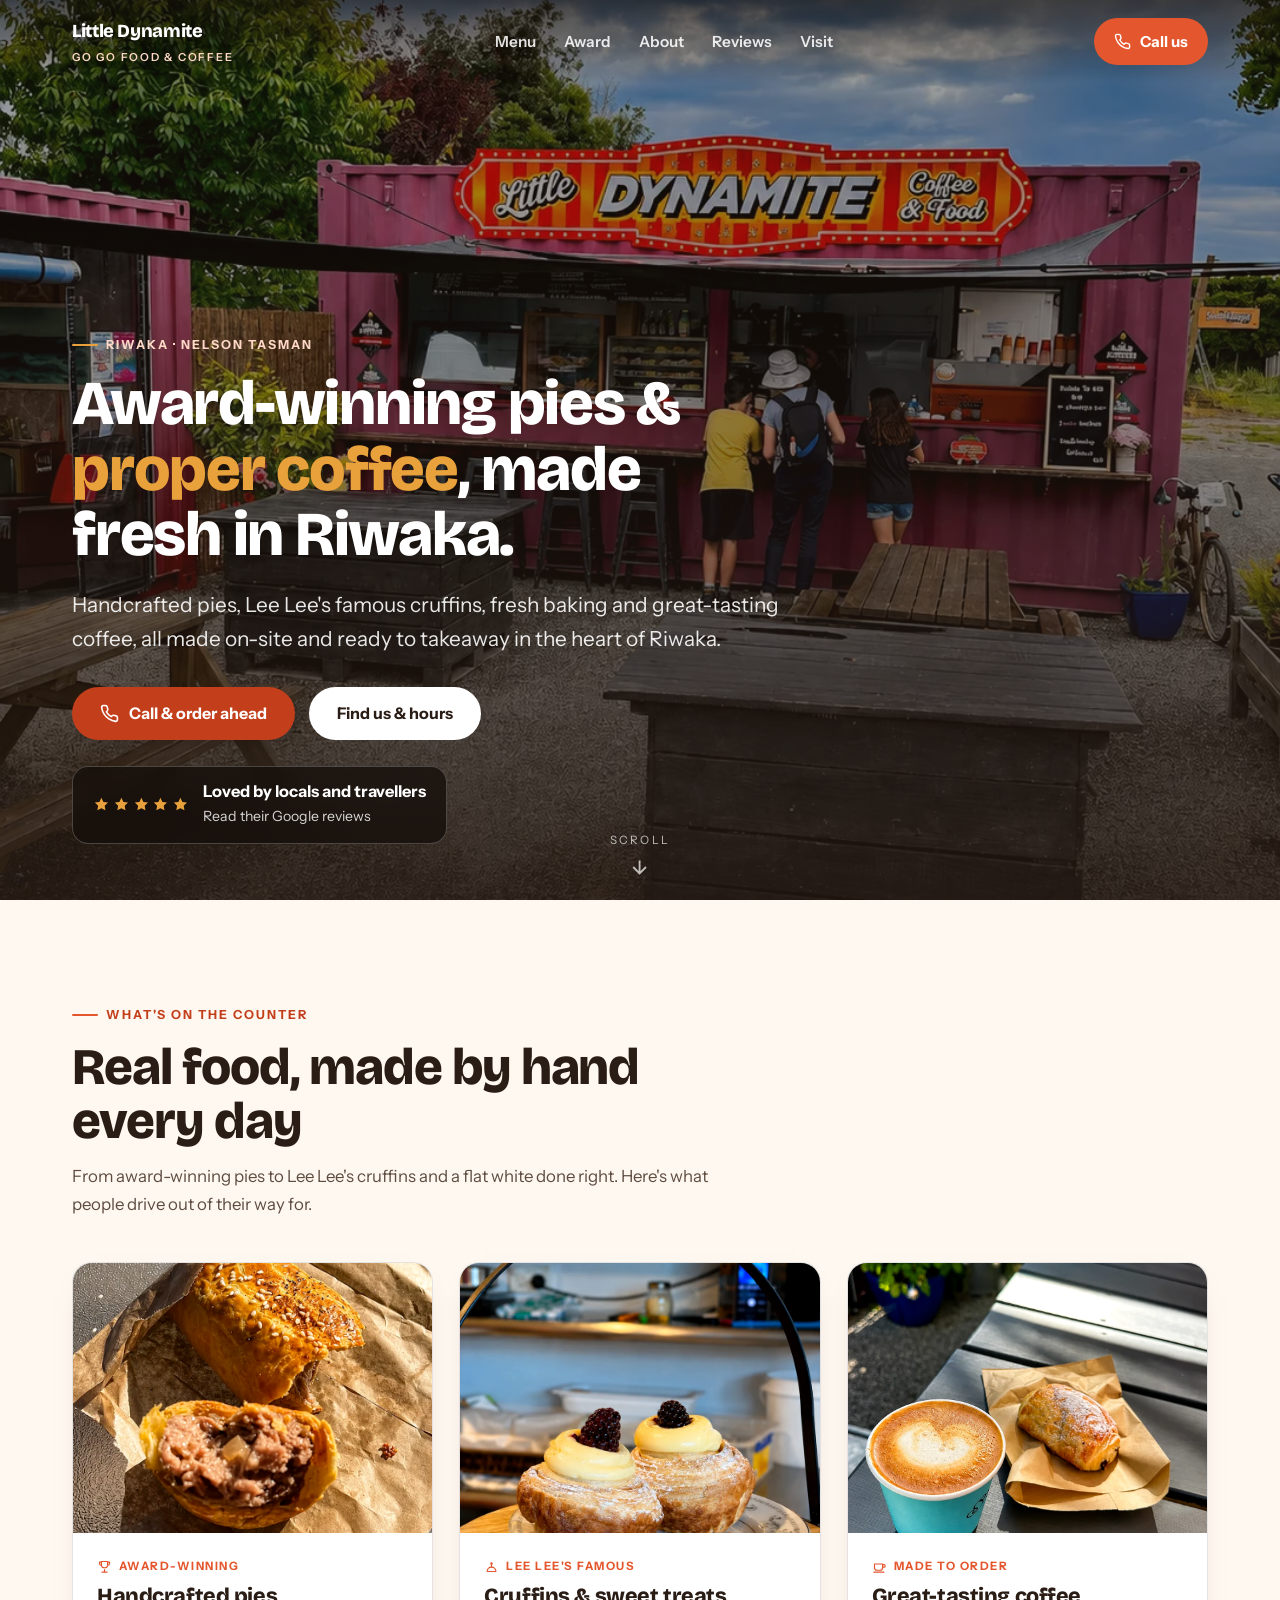
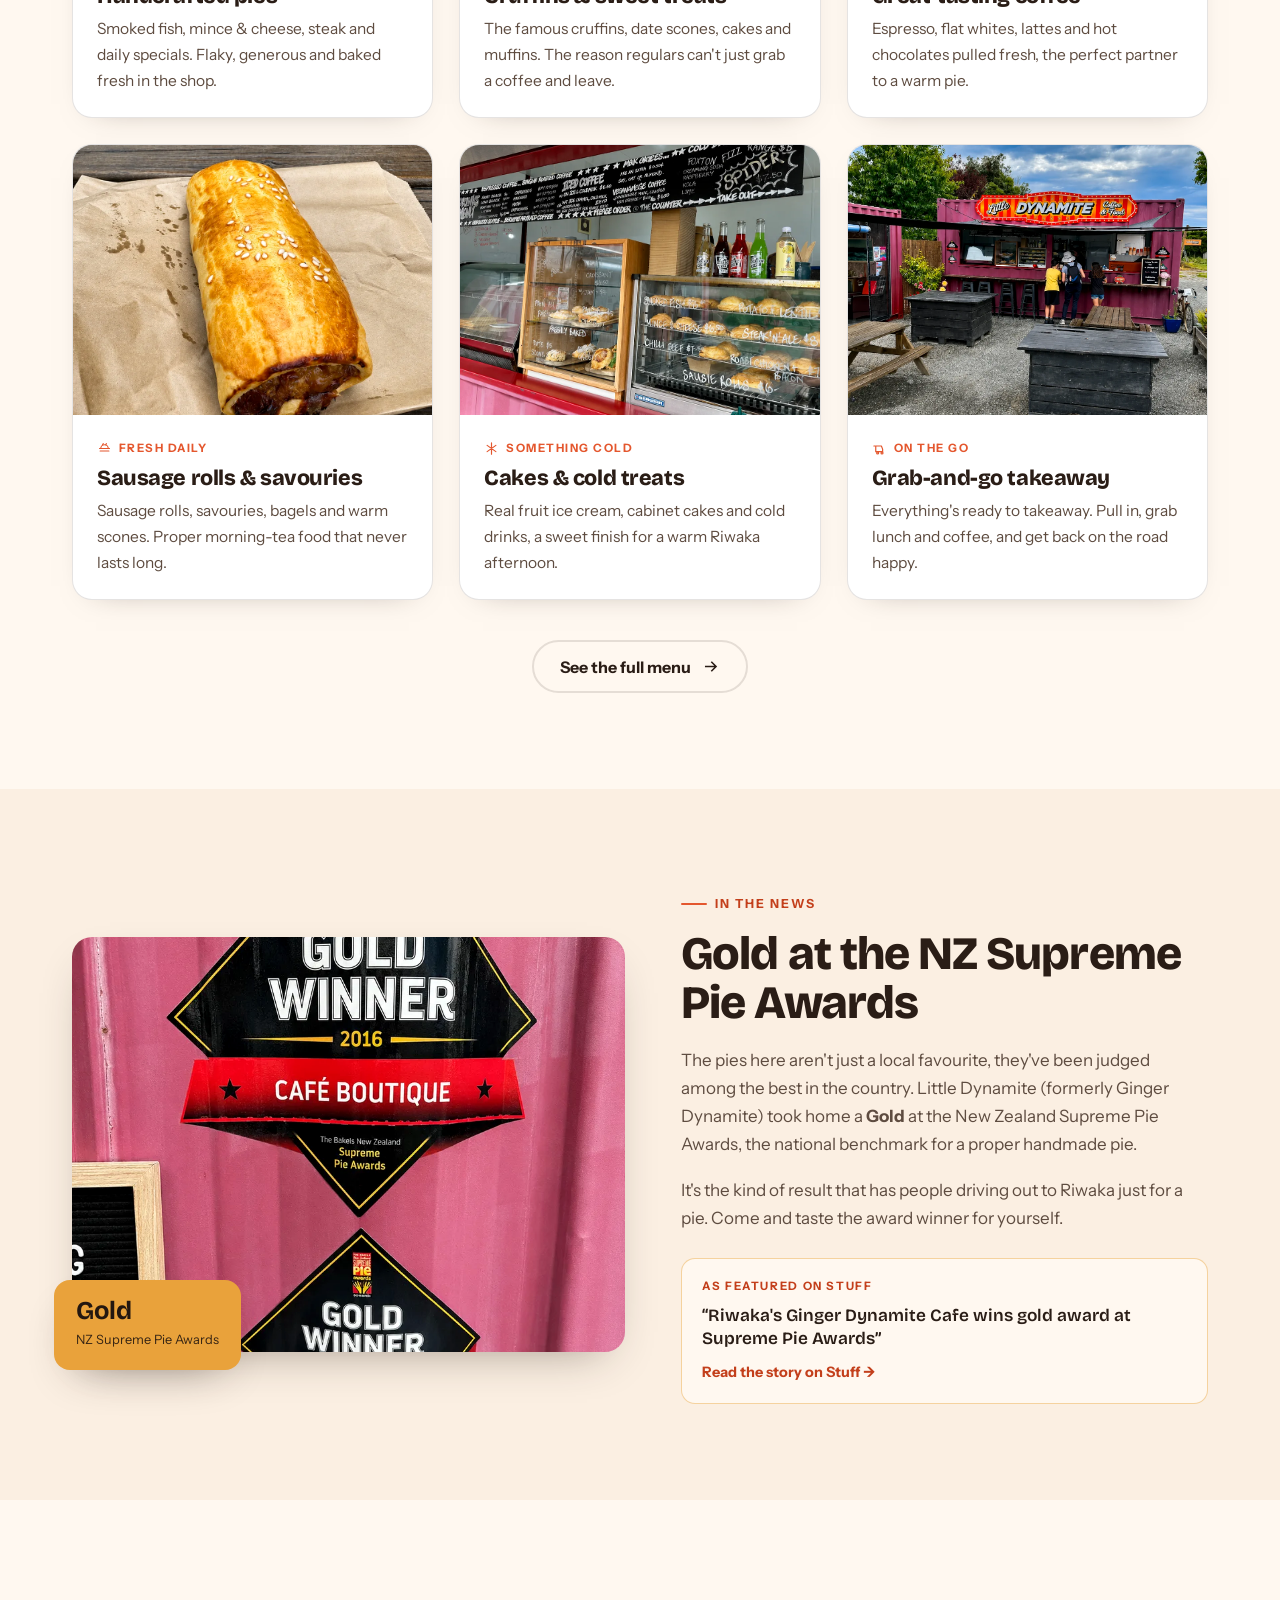
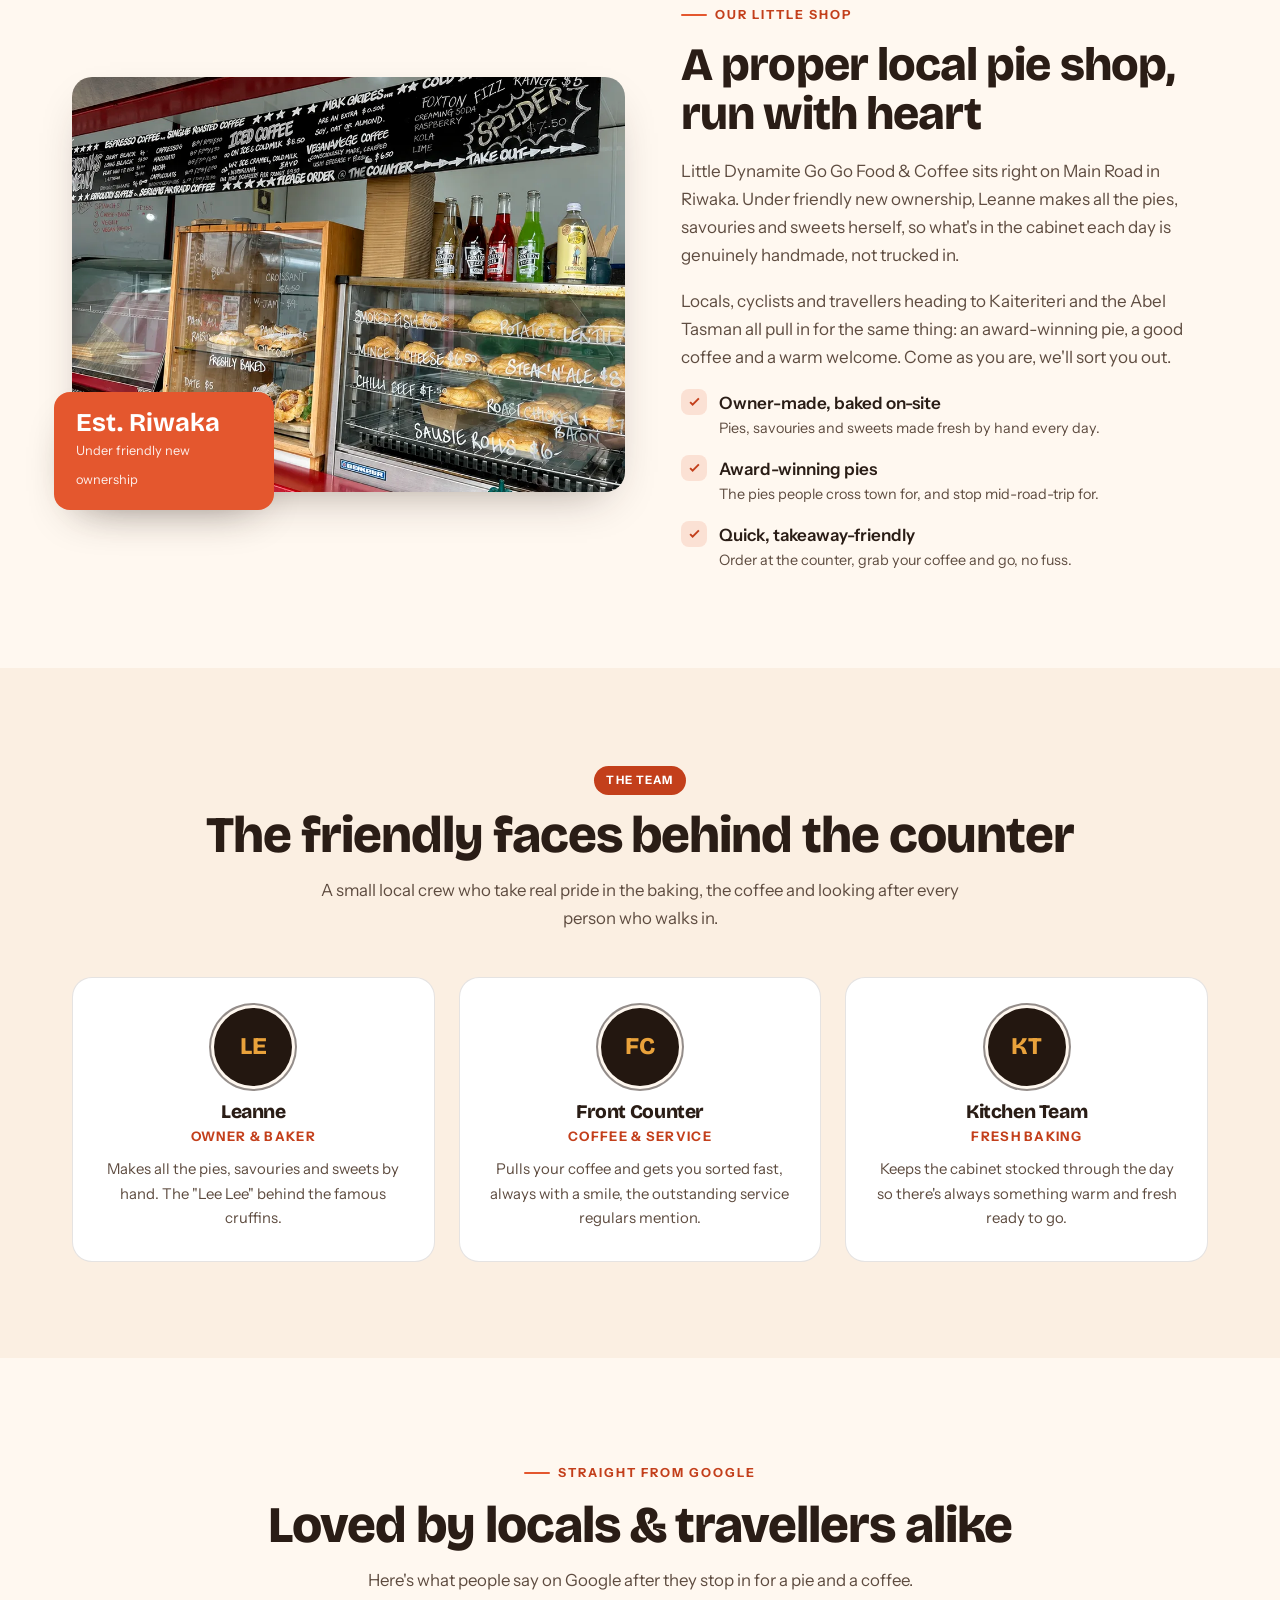
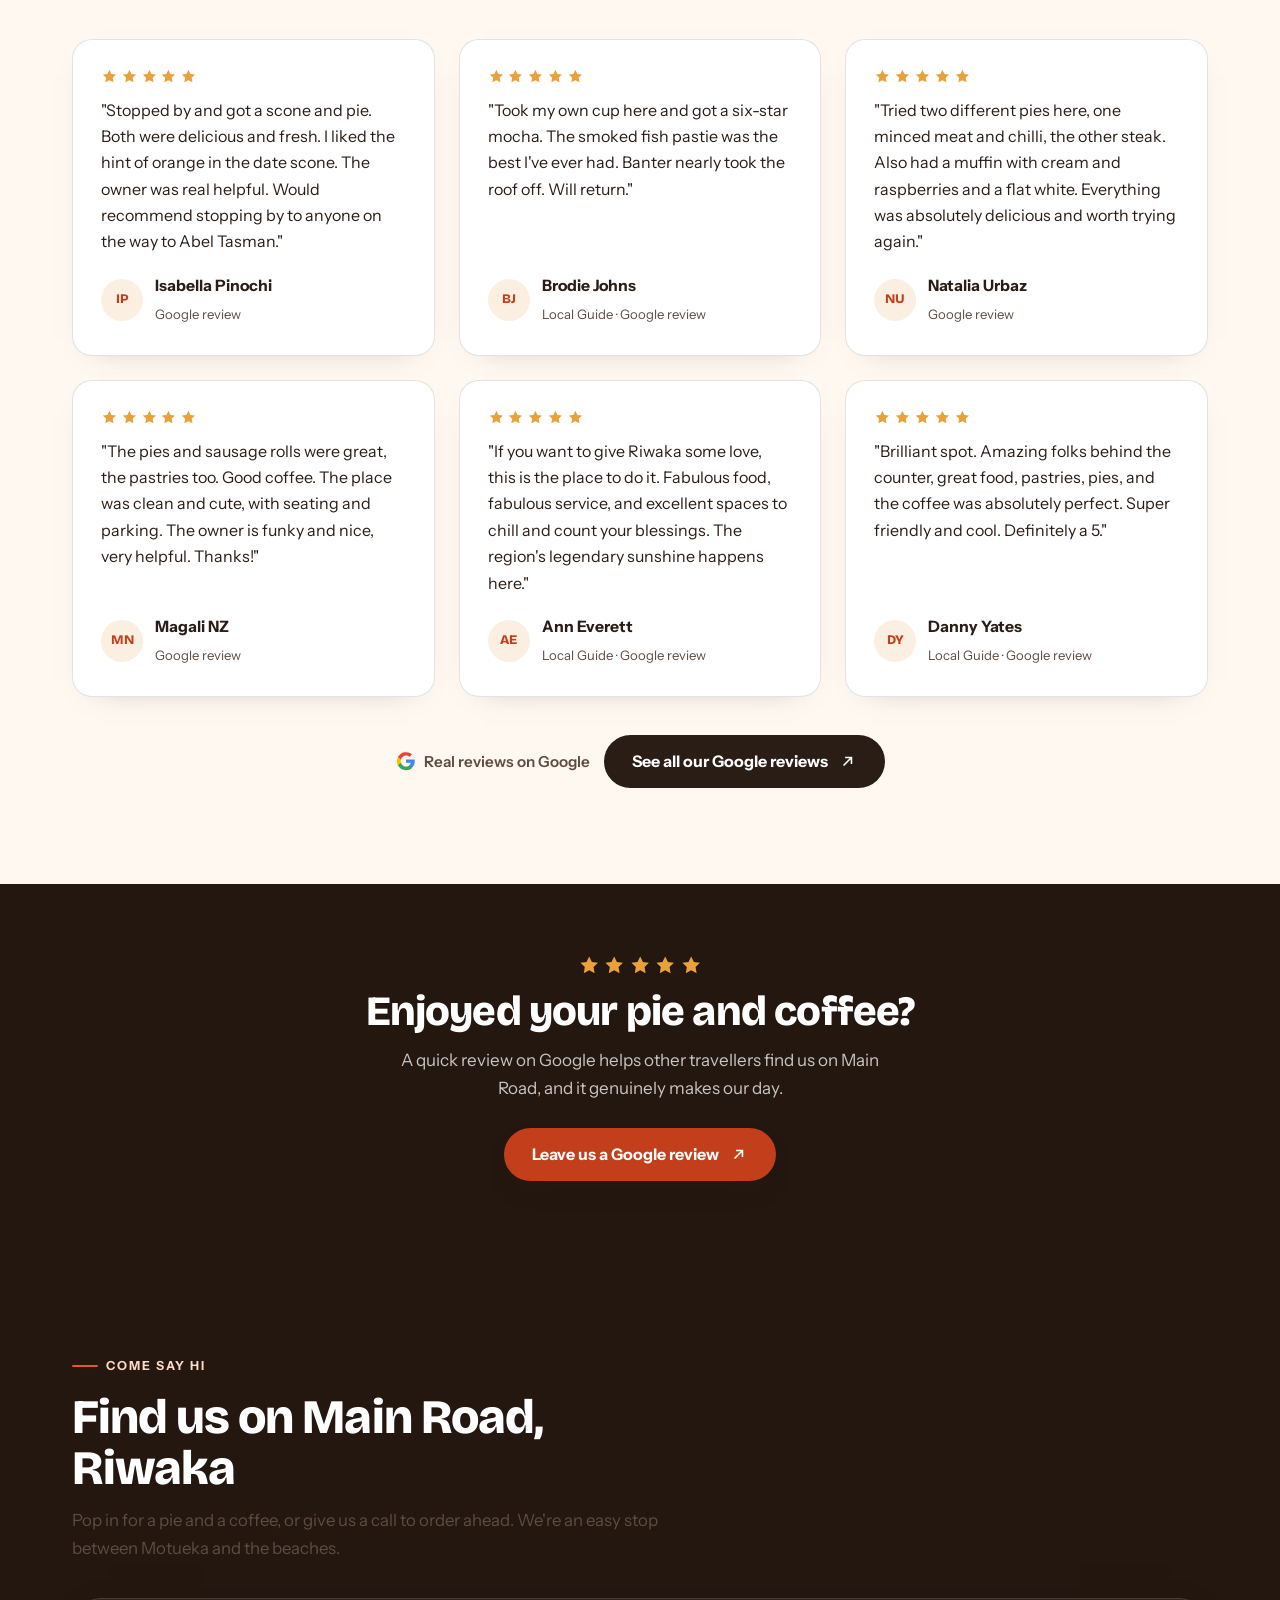
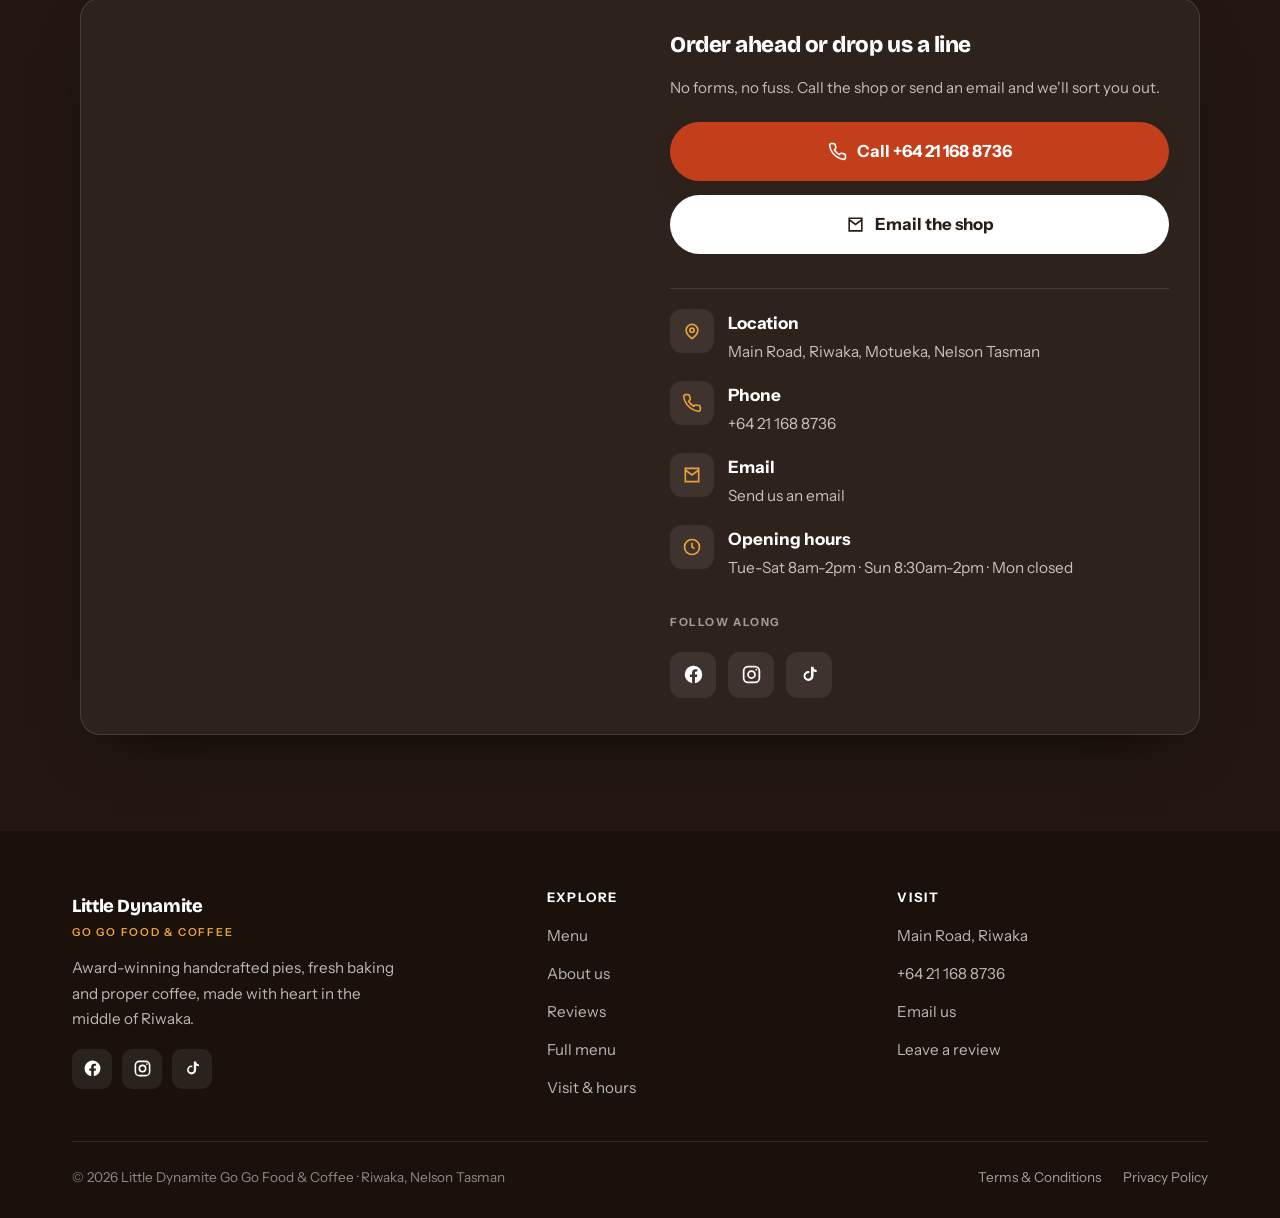
<file: index.html>
<!DOCTYPE html>
<html lang="en-NZ">
<head>
<meta charset="UTF-8">
<meta name="viewport" content="width=device-width, initial-scale=1">
<title>Little Dynamite Go Go Food &amp; Coffee | Café &amp; Pie Shop, Riwaka</title>
<meta name="description" content="Award-winning handcrafted pies, fresh baking and great coffee to takeaway in the heart of Riwaka. Little Dynamite Go Go Food & Coffee, open Tuesday to Sunday.">
<meta name="theme-color" content="#231710">
<link rel="canonical" href="https://little-dynamite-go-go-food-coffee-d.vercel.app/">
<meta property="og:title" content="Little Dynamite Go Go Food & Coffee, Riwaka">
<meta property="og:description" content="Award-winning handcrafted pies, fresh baking and proper coffee in the heart of Riwaka.">
<meta property="og:type" content="restaurant.restaurant">
<meta property="og:image" content="https://little-dynamite-go-go-food-coffee-d.vercel.app/img/og.jpg">
<link rel="icon" href="data:image/svg+xml,%3Csvg xmlns='http://www.w3.org/2000/svg' viewBox='0 0 32 32'%3E%3Crect width='32' height='32' rx='8' fill='%23E4572E'/%3E%3Cpath d='M16 5c-1 3-4 4-4 8a4 4 0 108 0c0-4-3-5-4-8z' fill='%23fff'/%3E%3Cpath d='M16 20l-1.5 6h3z' fill='%23E9A23B'/%3E%3C/svg%3E">
<link rel="preconnect" href="https://fonts.googleapis.com">
<link rel="preconnect" href="https://fonts.gstatic.com" crossorigin>
<link href="https://fonts.googleapis.com/css2?family=Bricolage+Grotesque:opsz,wght@12..96,600;12..96,700;12..96,800&family=Instrument+Sans:wght@400;500;600;700&display=swap" rel="stylesheet">
<link rel="stylesheet" href="style.css">
</head>
<body>

<!-- INTRO -->
<div id="intro"><div class="il">
  <b>Little Dynamite</b><small>Riwaka · Food &amp; Coffee</small>
</div></div>

<!-- NAV -->
<header class="nav">
  <div class="wrap nav-inner">
    <a href="index.html" class="brand">
      <span>Little Dynamite<small>Go Go Food &amp; Coffee</small></span>
    </a>
    <nav class="nav-links">
      <a class="lnk" href="#menu">Menu</a>
      <a class="lnk" href="#award">Award</a>
      <a class="lnk" href="#about">About</a>
      <a class="lnk" href="#reviews">Reviews</a>
      <a class="lnk" href="#visit">Visit</a>
    </nav>
    <div class="nav-cta">
      <a class="nav-call" href="tel:+64211688736">
        <svg viewBox="0 0 24 24" fill="none" stroke="currentColor" stroke-width="2"><path d="M22 16.9v3a2 2 0 01-2.2 2 19.8 19.8 0 01-8.6-3.1 19.5 19.5 0 01-6-6A19.8 19.8 0 012.1 4.2 2 2 0 014.1 2h3a2 2 0 012 1.7c.1.9.4 1.8.7 2.7a2 2 0 01-.5 2.1L8.1 9.9a16 16 0 006 6l1.4-1.2a2 2 0 012.1-.4c.9.3 1.8.6 2.7.7a2 2 0 011.7 2z"/></svg>
        <span>Call us</span>
      </a>
      <button class="burger" id="burger" aria-label="Menu"><svg viewBox="0 0 24 24" fill="none" stroke="currentColor" stroke-width="2"><path d="M3 6h18M3 12h18M3 18h18"/></svg></button>
    </div>
  </div>
</header>
<div class="mobile-menu" id="mobileMenu">
  <a href="#menu">Menu</a>
  <a href="#award">Award</a>
  <a href="#about">About</a>
  <a href="#reviews">Reviews</a>
  <a href="#visit">Visit</a>
  <a href="menu.html">Full Menu</a>
</div>

<!-- HERO -->
<section class="hero" id="top">
  <div class="hero-slides">
    <img class="hero-slide on" src="img/exterior.webp" alt="Little Dynamite Go Go Food and Coffee on Main Road, Riwaka" width="1800" height="1200" fetchpriority="high" decoding="async">
    <img class="hero-slide" src="img/pie.webp" alt="Golden handcrafted pie fresh from the oven" width="1800" height="1200" loading="lazy" decoding="async">
    <img class="hero-slide" src="img/coffee.webp" alt="Flat white poured at the counter" width="1800" height="1200" loading="lazy" decoding="async">
  </div>
  <div class="wrap hero-content">
    <span class="eyebrow hero-eye">Riwaka · Nelson Tasman</span>
    <h1>Award-winning pies &amp; <span class="hl">proper coffee</span>, made fresh in Riwaka.</h1>
    <p class="lede">Handcrafted pies, Lee Lee's famous cruffins, fresh baking and great-tasting coffee, all made on-site and ready to takeaway in the heart of Riwaka.</p>
    <div class="hero-cta">
      <a class="btn btn-primary" href="tel:+64211688736">
        <svg viewBox="0 0 24 24" fill="none" stroke="currentColor" stroke-width="2"><path d="M22 16.9v3a2 2 0 01-2.2 2 19.8 19.8 0 01-8.6-3.1 19.5 19.5 0 01-6-6A19.8 19.8 0 012.1 4.2 2 2 0 014.1 2h3a2 2 0 012 1.7c.1.9.4 1.8.7 2.7a2 2 0 01-.5 2.1L8.1 9.9a16 16 0 006 6l1.4-1.2a2 2 0 012.1-.4c.9.3 1.8.6 2.7.7a2 2 0 011.7 2z"/></svg>
        Call &amp; order ahead
      </a>
      <a class="btn btn-light" href="#visit">Find us &amp; hours</a>
    </div>
    <a class="rating-badge" href="#reviews">
      <span class="stars"><svg viewBox="0 0 24 24" fill="currentColor" aria-hidden="true"><path d="M12 2.6l2.9 5.9 6.5.9-4.7 4.6 1.1 6.5-5.8-3-5.8 3 1.1-6.5-4.7-4.6 6.5-.9z"/></svg><svg viewBox="0 0 24 24" fill="currentColor" aria-hidden="true"><path d="M12 2.6l2.9 5.9 6.5.9-4.7 4.6 1.1 6.5-5.8-3-5.8 3 1.1-6.5-4.7-4.6 6.5-.9z"/></svg><svg viewBox="0 0 24 24" fill="currentColor" aria-hidden="true"><path d="M12 2.6l2.9 5.9 6.5.9-4.7 4.6 1.1 6.5-5.8-3-5.8 3 1.1-6.5-4.7-4.6 6.5-.9z"/></svg><svg viewBox="0 0 24 24" fill="currentColor" aria-hidden="true"><path d="M12 2.6l2.9 5.9 6.5.9-4.7 4.6 1.1 6.5-5.8-3-5.8 3 1.1-6.5-4.7-4.6 6.5-.9z"/></svg><svg viewBox="0 0 24 24" fill="currentColor" aria-hidden="true"><path d="M12 2.6l2.9 5.9 6.5.9-4.7 4.6 1.1 6.5-5.8-3-5.8 3 1.1-6.5-4.7-4.6 6.5-.9z"/></svg></span>
      <div><b>Loved by locals and travellers</b><span>Read their Google reviews</span></div>
    </a>
  </div>
  <a href="#menu" class="scroll-hint">Scroll<svg viewBox="0 0 24 24" fill="none" stroke="currentColor" stroke-width="2"><path d="M12 5v14M19 12l-7 7-7-7"/></svg></a>
</section>

<!-- MENU / SERVICES -->
<section class="band band-cream" id="menu">
  <div class="wrap">
    <div class="sec-head reveal">
      <span class="eyebrow">What's on the counter</span>
      <h2>Real food, made by hand every day</h2>
      <p>From award-winning pies to Lee Lee's cruffins and a flat white done right. Here's what people drive out of their way for.</p>
    </div>
    <div class="cards">
      <article class="card reveal">
        <div class="ph"><img src="img/pie.webp" alt="A handcrafted pie broken open to show the filling" loading="lazy" width="800" height="600"></div>
        <div class="body"><div class="card-label"><svg viewBox="0 0 24 24" fill="none" stroke="currentColor" stroke-width="1.9" stroke-linecap="round" stroke-linejoin="round" aria-hidden="true"><path d="M8 21h8M12 17v4"/><path d="M7 4h10v5a5 5 0 0 1-10 0z"/><path d="M17 5h3v2a3 3 0 0 1-3 3M7 5H4v2a3 3 0 0 0 3 3"/></svg>Award-winning</div><h3>Handcrafted pies</h3><p>Smoked fish, mince &amp; cheese, steak and daily specials. Flaky, generous and baked fresh in the shop.</p></div>
      </article>
      <article class="card reveal">
        <div class="ph"><img src="img/scones.webp" alt="Two of Lee Lee's cruffins topped with cream and blackberries" loading="lazy" width="800" height="600"></div>
        <div class="body"><div class="card-label"><svg viewBox="0 0 24 24" fill="none" stroke="currentColor" stroke-width="1.9" stroke-linecap="round" stroke-linejoin="round" aria-hidden="true"><path d="M6 20h12"/><path d="M5 20a7 7 0 0 1 14 0"/><path d="M12 6c1.5 0 1.5 2 0 2s-1.5-2 0-2z"/><path d="M12 8v5"/></svg>Lee Lee's famous</div><h3>Cruffins &amp; sweet treats</h3><p>The famous cruffins, date scones, cakes and muffins. The reason regulars can't just grab a coffee and leave.</p></div>
      </article>
      <article class="card reveal">
        <div class="ph"><img src="img/coffee.webp" alt="A flat white and a pastry on a table outside the shop" loading="lazy" width="800" height="600"></div>
        <div class="body"><div class="card-label"><svg viewBox="0 0 24 24" fill="none" stroke="currentColor" stroke-width="1.9" stroke-linecap="round" stroke-linejoin="round" aria-hidden="true"><path d="M4 8h13v6a4 4 0 0 1-4 4H8a4 4 0 0 1-4-4z"/><path d="M17 9h2a2 2 0 0 1 0 4h-2"/><path d="M3 21h16"/></svg>Made to order</div><h3>Great-tasting coffee</h3><p>Espresso, flat whites, lattes and hot chocolates pulled fresh, the perfect partner to a warm pie.</p></div>
      </article>
      <article class="card reveal">
        <div class="ph"><img src="img/sausage-roll.webp" alt="A flaky sausage roll fresh out of the oven" loading="lazy" width="800" height="600"></div>
        <div class="body"><div class="card-label"><svg viewBox="0 0 24 24" fill="none" stroke="currentColor" stroke-width="1.9" stroke-linecap="round" stroke-linejoin="round" aria-hidden="true"><path d="M4 12h16"/><path d="M6 12a6 6 0 0 1 12 0"/><path d="M5 16h14"/><path d="M9 6c0-1 1-1 1-2M14 6c0-1 1-1 1-2"/></svg>Fresh daily</div><h3>Sausage rolls &amp; savouries</h3><p>Sausage rolls, savouries, bagels and warm scones. Proper morning-tea food that never lasts long.</p></div>
      </article>
      <article class="card reveal">
        <div class="ph"><img src="img/cabinet.webp" alt="The cabinet stocked with the day’s baking under the chalkboard menu" loading="lazy" width="800" height="600"></div>
        <div class="body"><div class="card-label"><svg viewBox="0 0 24 24" fill="none" stroke="currentColor" stroke-width="1.9" stroke-linecap="round" stroke-linejoin="round" aria-hidden="true"><path d="M12 3v18M5 7l14 10M19 7L5 17"/></svg>Something cold</div><h3>Cakes &amp; cold treats</h3><p>Real fruit ice cream, cabinet cakes and cold drinks, a sweet finish for a warm Riwaka afternoon.</p></div>
      </article>
      <article class="card reveal">
        <div class="ph"><img src="img/exterior.webp" alt="The Little Dynamite shopfront on Main Road, Riwaka" loading="lazy" width="800" height="600"></div>
        <div class="body"><div class="card-label"><svg viewBox="0 0 24 24" fill="none" stroke="currentColor" stroke-width="1.9" stroke-linecap="round" stroke-linejoin="round" aria-hidden="true"><path d="M6 8h9l2 5v4H6z"/><circle cx="9" cy="19" r="1.6"/><circle cx="16" cy="19" r="1.6"/><path d="M3 8h2"/></svg>On the go</div><h3>Grab-and-go takeaway</h3><p>Everything's ready to takeaway. Pull in, grab lunch and coffee, and get back on the road happy.</p></div>
      </article>
    </div>
    <div style="text-align:center;margin-top:40px" class="reveal">
      <a class="btn btn-ghost" href="menu.html">See the full menu
        <svg viewBox="0 0 24 24" fill="none" stroke="currentColor" stroke-width="2"><path d="M5 12h14M13 6l6 6-6 6"/></svg></a>
    </div>
  </div>
</section>

<!-- AWARD -->
<section class="band band-bone" id="award">
  <div class="wrap split">
    <div class="about-media reveal">
      <img src="img/gold.webp" alt="Little Dynamite, Gold winner at the New Zealand Supreme Pie Awards">
      <div class="corner gold"><b>Gold</b><span>NZ Supreme Pie Awards</span></div>
    </div>
    <div class="about-copy reveal">
      <span class="eyebrow">In the news</span>
      <h2 style="font-size:clamp(1.9rem,4.6vw,2.9rem);margin-bottom:18px">Gold at the NZ Supreme Pie Awards</h2>
      <p>The pies here aren't just a local favourite, they've been judged among the best in the country. Little Dynamite (formerly Ginger Dynamite) took home a <strong>Gold</strong> at the New Zealand Supreme Pie Awards, the national benchmark for a proper handmade pie.</p>
      <p>It's the kind of result that has people driving out to Riwaka just for a pie. Come and taste the award winner for yourself.</p>
      <a class="press-cite" href="https://www.stuff.co.nz/life-style/food-wine/food-news/82521080/riwakas-ginger-dynamite-cafe-wins-gold-award-at-supreme-pie-awards" target="_blank" rel="noopener">
        <span class="press-src">As featured on Stuff</span>
        <span class="press-head">&ldquo;Riwaka's Ginger Dynamite Cafe wins gold award at Supreme Pie Awards&rdquo;</span>
        <span class="press-link">Read the story on Stuff &rarr;</span>
      </a>
    </div>
  </div>
</section>

<!-- ABOUT -->
<section class="band band-cream" id="about">
  <div class="wrap split">
    <div class="about-media reveal">
      <img src="img/cabinet.webp" alt="Inside the shop: the cabinet and chalkboard menu">
      <div class="corner"><b>Est. Riwaka</b><span>Under friendly new ownership</span></div>
    </div>
    <div class="about-copy reveal">
      <span class="eyebrow">Our little shop</span>
      <h2 style="font-size:clamp(1.9rem,4.6vw,2.9rem);margin-bottom:18px">A proper local pie shop, run with heart</h2>
      <p>Little Dynamite Go Go Food &amp; Coffee sits right on Main Road in Riwaka. Under friendly new ownership, Leanne makes all the pies, savouries and sweets herself, so what's in the cabinet each day is genuinely handmade, not trucked in.</p>
      <p>Locals, cyclists and travellers heading to Kaiteriteri and the Abel Tasman all pull in for the same thing: an award-winning pie, a good coffee and a warm welcome. Come as you are, we'll sort you out.</p>
      <ul class="checklist">
        <li><span class="tick"><svg viewBox="0 0 24 24" fill="none" stroke="currentColor" stroke-width="3"><path d="M5 13l4 4L19 7"/></svg></span>
          <div>Owner-made, baked on-site<small>Pies, savouries and sweets made fresh by hand every day.</small></div></li>
        <li><span class="tick"><svg viewBox="0 0 24 24" fill="none" stroke="currentColor" stroke-width="3"><path d="M5 13l4 4L19 7"/></svg></span>
          <div>Award-winning pies<small>The pies people cross town for, and stop mid-road-trip for.</small></div></li>
        <li><span class="tick"><svg viewBox="0 0 24 24" fill="none" stroke="currentColor" stroke-width="3"><path d="M5 13l4 4L19 7"/></svg></span>
          <div>Quick, takeaway-friendly<small>Order at the counter, grab your coffee and go, no fuss.</small></div></li>
      </ul>
    </div>
  </div>
</section>

<!-- CREW -->
<section class="band band-bone">
  <div class="wrap">
    <div class="sec-head reveal" style="max-width:none;text-align:center;margin-left:auto;margin-right:auto">
      <span class="badge-team">The team</span>
      <h2>The friendly faces behind the counter</h2>
      <p style="margin:0 auto">A small local crew who take real pride in the baking, the coffee and looking after every person who walks in.</p>
    </div>
    <div class="crew">
      <article class="crew-card reveal">
        <div class="avatar">LE</div>
        <h3>Leanne</h3>
        <div class="role">Owner &amp; Baker</div>
        <p>Makes all the pies, savouries and sweets by hand. The "Lee Lee" behind the famous cruffins.</p>
      </article>
      <article class="crew-card reveal">
        <div class="avatar">FC</div>
        <h3>Front Counter</h3>
        <div class="role">Coffee &amp; Service</div>
        <p>Pulls your coffee and gets you sorted fast, always with a smile, the outstanding service regulars mention.</p>
      </article>
      <article class="crew-card reveal">
        <div class="avatar">KT</div>
        <h3>Kitchen Team</h3>
        <div class="role">Fresh Baking</div>
        <p>Keeps the cabinet stocked through the day so there's always something warm and fresh ready to go.</p>
      </article>
    </div>
  </div>
</section>

<!-- REVIEWS -->
<section class="band band-cream" id="reviews">
  <div class="wrap">
    <div class="sec-head reveal" style="text-align:center;max-width:none">
      <span class="eyebrow" style="justify-content:center">Straight from Google</span>
      <h2>Loved by locals &amp; travellers alike</h2>
      <p style="margin:0 auto">Here's what people say on Google after they stop in for a pie and a coffee.</p>
    </div>
    <div class="reviews-grid">
      <article class="review reveal">
        <div class="stars"><svg viewBox="0 0 24 24" fill="currentColor" aria-hidden="true"><path d="M12 2.6l2.9 5.9 6.5.9-4.7 4.6 1.1 6.5-5.8-3-5.8 3 1.1-6.5-4.7-4.6 6.5-.9z"/></svg><svg viewBox="0 0 24 24" fill="currentColor" aria-hidden="true"><path d="M12 2.6l2.9 5.9 6.5.9-4.7 4.6 1.1 6.5-5.8-3-5.8 3 1.1-6.5-4.7-4.6 6.5-.9z"/></svg><svg viewBox="0 0 24 24" fill="currentColor" aria-hidden="true"><path d="M12 2.6l2.9 5.9 6.5.9-4.7 4.6 1.1 6.5-5.8-3-5.8 3 1.1-6.5-4.7-4.6 6.5-.9z"/></svg><svg viewBox="0 0 24 24" fill="currentColor" aria-hidden="true"><path d="M12 2.6l2.9 5.9 6.5.9-4.7 4.6 1.1 6.5-5.8-3-5.8 3 1.1-6.5-4.7-4.6 6.5-.9z"/></svg><svg viewBox="0 0 24 24" fill="currentColor" aria-hidden="true"><path d="M12 2.6l2.9 5.9 6.5.9-4.7 4.6 1.1 6.5-5.8-3-5.8 3 1.1-6.5-4.7-4.6 6.5-.9z"/></svg></div>
        <p>"Stopped by and got a scone and pie. Both were delicious and fresh. I liked the hint of orange in the date scone. The owner was real helpful. Would recommend stopping by to anyone on the way to Abel Tasman."</p>
        <div class="who"><span class="ini">IP</span><div><b>Isabella Pinochi</b><span>Google review</span></div></div>
      </article>
      <article class="review reveal">
        <div class="stars"><svg viewBox="0 0 24 24" fill="currentColor" aria-hidden="true"><path d="M12 2.6l2.9 5.9 6.5.9-4.7 4.6 1.1 6.5-5.8-3-5.8 3 1.1-6.5-4.7-4.6 6.5-.9z"/></svg><svg viewBox="0 0 24 24" fill="currentColor" aria-hidden="true"><path d="M12 2.6l2.9 5.9 6.5.9-4.7 4.6 1.1 6.5-5.8-3-5.8 3 1.1-6.5-4.7-4.6 6.5-.9z"/></svg><svg viewBox="0 0 24 24" fill="currentColor" aria-hidden="true"><path d="M12 2.6l2.9 5.9 6.5.9-4.7 4.6 1.1 6.5-5.8-3-5.8 3 1.1-6.5-4.7-4.6 6.5-.9z"/></svg><svg viewBox="0 0 24 24" fill="currentColor" aria-hidden="true"><path d="M12 2.6l2.9 5.9 6.5.9-4.7 4.6 1.1 6.5-5.8-3-5.8 3 1.1-6.5-4.7-4.6 6.5-.9z"/></svg><svg viewBox="0 0 24 24" fill="currentColor" aria-hidden="true"><path d="M12 2.6l2.9 5.9 6.5.9-4.7 4.6 1.1 6.5-5.8-3-5.8 3 1.1-6.5-4.7-4.6 6.5-.9z"/></svg></div>
        <p>"Took my own cup here and got a six-star mocha. The smoked fish pastie was the best I've ever had. Banter nearly took the roof off. Will return."</p>
        <div class="who"><span class="ini">BJ</span><div><b>Brodie Johns</b><span>Local Guide &middot; Google review</span></div></div>
      </article>
      <article class="review reveal">
        <div class="stars"><svg viewBox="0 0 24 24" fill="currentColor" aria-hidden="true"><path d="M12 2.6l2.9 5.9 6.5.9-4.7 4.6 1.1 6.5-5.8-3-5.8 3 1.1-6.5-4.7-4.6 6.5-.9z"/></svg><svg viewBox="0 0 24 24" fill="currentColor" aria-hidden="true"><path d="M12 2.6l2.9 5.9 6.5.9-4.7 4.6 1.1 6.5-5.8-3-5.8 3 1.1-6.5-4.7-4.6 6.5-.9z"/></svg><svg viewBox="0 0 24 24" fill="currentColor" aria-hidden="true"><path d="M12 2.6l2.9 5.9 6.5.9-4.7 4.6 1.1 6.5-5.8-3-5.8 3 1.1-6.5-4.7-4.6 6.5-.9z"/></svg><svg viewBox="0 0 24 24" fill="currentColor" aria-hidden="true"><path d="M12 2.6l2.9 5.9 6.5.9-4.7 4.6 1.1 6.5-5.8-3-5.8 3 1.1-6.5-4.7-4.6 6.5-.9z"/></svg><svg viewBox="0 0 24 24" fill="currentColor" aria-hidden="true"><path d="M12 2.6l2.9 5.9 6.5.9-4.7 4.6 1.1 6.5-5.8-3-5.8 3 1.1-6.5-4.7-4.6 6.5-.9z"/></svg></div>
        <p>"Tried two different pies here, one minced meat and chilli, the other steak. Also had a muffin with cream and raspberries and a flat white. Everything was absolutely delicious and worth trying again."</p>
        <div class="who"><span class="ini">NU</span><div><b>Natalia Urbaz</b><span>Google review</span></div></div>
      </article>
      <article class="review reveal">
        <div class="stars"><svg viewBox="0 0 24 24" fill="currentColor" aria-hidden="true"><path d="M12 2.6l2.9 5.9 6.5.9-4.7 4.6 1.1 6.5-5.8-3-5.8 3 1.1-6.5-4.7-4.6 6.5-.9z"/></svg><svg viewBox="0 0 24 24" fill="currentColor" aria-hidden="true"><path d="M12 2.6l2.9 5.9 6.5.9-4.7 4.6 1.1 6.5-5.8-3-5.8 3 1.1-6.5-4.7-4.6 6.5-.9z"/></svg><svg viewBox="0 0 24 24" fill="currentColor" aria-hidden="true"><path d="M12 2.6l2.9 5.9 6.5.9-4.7 4.6 1.1 6.5-5.8-3-5.8 3 1.1-6.5-4.7-4.6 6.5-.9z"/></svg><svg viewBox="0 0 24 24" fill="currentColor" aria-hidden="true"><path d="M12 2.6l2.9 5.9 6.5.9-4.7 4.6 1.1 6.5-5.8-3-5.8 3 1.1-6.5-4.7-4.6 6.5-.9z"/></svg><svg viewBox="0 0 24 24" fill="currentColor" aria-hidden="true"><path d="M12 2.6l2.9 5.9 6.5.9-4.7 4.6 1.1 6.5-5.8-3-5.8 3 1.1-6.5-4.7-4.6 6.5-.9z"/></svg></div>
        <p>"The pies and sausage rolls were great, the pastries too. Good coffee. The place was clean and cute, with seating and parking. The owner is funky and nice, very helpful. Thanks!"</p>
        <div class="who"><span class="ini">MN</span><div><b>Magali NZ</b><span>Google review</span></div></div>
      </article>
      <article class="review reveal">
        <div class="stars"><svg viewBox="0 0 24 24" fill="currentColor" aria-hidden="true"><path d="M12 2.6l2.9 5.9 6.5.9-4.7 4.6 1.1 6.5-5.8-3-5.8 3 1.1-6.5-4.7-4.6 6.5-.9z"/></svg><svg viewBox="0 0 24 24" fill="currentColor" aria-hidden="true"><path d="M12 2.6l2.9 5.9 6.5.9-4.7 4.6 1.1 6.5-5.8-3-5.8 3 1.1-6.5-4.7-4.6 6.5-.9z"/></svg><svg viewBox="0 0 24 24" fill="currentColor" aria-hidden="true"><path d="M12 2.6l2.9 5.9 6.5.9-4.7 4.6 1.1 6.5-5.8-3-5.8 3 1.1-6.5-4.7-4.6 6.5-.9z"/></svg><svg viewBox="0 0 24 24" fill="currentColor" aria-hidden="true"><path d="M12 2.6l2.9 5.9 6.5.9-4.7 4.6 1.1 6.5-5.8-3-5.8 3 1.1-6.5-4.7-4.6 6.5-.9z"/></svg><svg viewBox="0 0 24 24" fill="currentColor" aria-hidden="true"><path d="M12 2.6l2.9 5.9 6.5.9-4.7 4.6 1.1 6.5-5.8-3-5.8 3 1.1-6.5-4.7-4.6 6.5-.9z"/></svg></div>
        <p>"If you want to give Riwaka some love, this is the place to do it. Fabulous food, fabulous service, and excellent spaces to chill and count your blessings. The region's legendary sunshine happens here."</p>
        <div class="who"><span class="ini">AE</span><div><b>Ann Everett</b><span>Local Guide &middot; Google review</span></div></div>
      </article>
      <article class="review reveal">
        <div class="stars"><svg viewBox="0 0 24 24" fill="currentColor" aria-hidden="true"><path d="M12 2.6l2.9 5.9 6.5.9-4.7 4.6 1.1 6.5-5.8-3-5.8 3 1.1-6.5-4.7-4.6 6.5-.9z"/></svg><svg viewBox="0 0 24 24" fill="currentColor" aria-hidden="true"><path d="M12 2.6l2.9 5.9 6.5.9-4.7 4.6 1.1 6.5-5.8-3-5.8 3 1.1-6.5-4.7-4.6 6.5-.9z"/></svg><svg viewBox="0 0 24 24" fill="currentColor" aria-hidden="true"><path d="M12 2.6l2.9 5.9 6.5.9-4.7 4.6 1.1 6.5-5.8-3-5.8 3 1.1-6.5-4.7-4.6 6.5-.9z"/></svg><svg viewBox="0 0 24 24" fill="currentColor" aria-hidden="true"><path d="M12 2.6l2.9 5.9 6.5.9-4.7 4.6 1.1 6.5-5.8-3-5.8 3 1.1-6.5-4.7-4.6 6.5-.9z"/></svg><svg viewBox="0 0 24 24" fill="currentColor" aria-hidden="true"><path d="M12 2.6l2.9 5.9 6.5.9-4.7 4.6 1.1 6.5-5.8-3-5.8 3 1.1-6.5-4.7-4.6 6.5-.9z"/></svg></div>
        <p>"Brilliant spot. Amazing folks behind the counter, great food, pastries, pies, and the coffee was absolutely perfect. Super friendly and cool. Definitely a 5."</p>
        <div class="who"><span class="ini">DY</span><div><b>Danny Yates</b><span>Local Guide &middot; Google review</span></div></div>
      </article>
    </div>
    <div class="reviews-actions reveal">
      <span class="gsig">
        <svg viewBox="0 0 24 24"><path fill="#4285F4" d="M22.5 12.2c0-.8-.1-1.4-.2-2H12v3.8h5.9a5 5 0 01-2.2 3.3v2.7h3.6c2.1-2 3.2-4.9 3.2-7.8z"/><path fill="#34A853" d="M12 23c2.9 0 5.4-1 7.2-2.7l-3.6-2.7c-1 .7-2.3 1.1-3.6 1.1-2.8 0-5.1-1.9-6-4.4H2.3v2.8A11 11 0 0012 23z"/><path fill="#FBBC05" d="M6 14.3a6.6 6.6 0 010-4.2V7.3H2.3a11 11 0 000 9.8L6 14.3z"/><path fill="#EA4335" d="M12 5.5c1.6 0 3 .6 4.1 1.6l3.1-3.1A11 11 0 002.3 7.3L6 10.1c.9-2.5 3.2-4.6 6-4.6z"/></svg>
        Real reviews on Google
      </span>
      <a class="btn btn-dark" href="https://www.google.com/maps/search/?api=1&query=Little+Dynamite+Go+Go+Food+%26+Coffee+Riwaka" target="_blank" rel="noopener">See all our Google reviews
        <svg viewBox="0 0 24 24" fill="none" stroke="currentColor" stroke-width="2"><path d="M7 17L17 7M9 7h8v8"/></svg></a>
    </div>
  </div>
</section>

<!-- REVIEW BANNER -->
<section class="review-banner">
  <div class="wrap">
    <div class="stars"><svg viewBox="0 0 24 24" fill="currentColor" aria-hidden="true"><path d="M12 2.6l2.9 5.9 6.5.9-4.7 4.6 1.1 6.5-5.8-3-5.8 3 1.1-6.5-4.7-4.6 6.5-.9z"/></svg><svg viewBox="0 0 24 24" fill="currentColor" aria-hidden="true"><path d="M12 2.6l2.9 5.9 6.5.9-4.7 4.6 1.1 6.5-5.8-3-5.8 3 1.1-6.5-4.7-4.6 6.5-.9z"/></svg><svg viewBox="0 0 24 24" fill="currentColor" aria-hidden="true"><path d="M12 2.6l2.9 5.9 6.5.9-4.7 4.6 1.1 6.5-5.8-3-5.8 3 1.1-6.5-4.7-4.6 6.5-.9z"/></svg><svg viewBox="0 0 24 24" fill="currentColor" aria-hidden="true"><path d="M12 2.6l2.9 5.9 6.5.9-4.7 4.6 1.1 6.5-5.8-3-5.8 3 1.1-6.5-4.7-4.6 6.5-.9z"/></svg><svg viewBox="0 0 24 24" fill="currentColor" aria-hidden="true"><path d="M12 2.6l2.9 5.9 6.5.9-4.7 4.6 1.1 6.5-5.8-3-5.8 3 1.1-6.5-4.7-4.6 6.5-.9z"/></svg></div>
    <h2>Enjoyed your pie and coffee?</h2>
    <p>A quick review on Google helps other travellers find us on Main Road, and it genuinely makes our day.</p>
    <a class="btn btn-primary" href="https://www.google.com/maps/search/?api=1&query=Little+Dynamite+Go+Go+Food+%26+Coffee+Riwaka" target="_blank" rel="noopener">Leave us a Google review
      <svg viewBox="0 0 24 24" fill="none" stroke="currentColor" stroke-width="2"><path d="M7 17L17 7M9 7h8v8"/></svg></a>
  </div>
</section>

<!-- CONTACT -->
<section class="contact" id="visit">
  <div class="wrap">
    <div class="sec-head reveal contact-head">
      <span class="eyebrow">Come say hi</span>
      <h2>Find us on Main Road, Riwaka</h2>
      <p>Pop in for a pie and a coffee, or give us a call to order ahead. We're an easy stop between Motueka and the beaches.</p>
    </div>

    <div class="contact-card reveal">
      <div class="contact-map">
        <iframe title="Map to Little Dynamite Go Go Food &amp; Coffee, Riwaka" loading="lazy" referrerpolicy="no-referrer-when-downgrade"
          src="https://www.google.com/maps?q=Little%20Dynamite%20Go%20Go%20Food%20%26%20Coffee%20Main%20Road%20Riwaka&output=embed"></iframe>
      </div>

      <div class="contact-actions">
        <h3>Order ahead or drop us a line</h3>
        <p class="contact-lede">No forms, no fuss. Call the shop or send an email and we'll sort you out.</p>
        <a class="btn btn-primary" href="tel:+64211688736">
          <svg viewBox="0 0 24 24" fill="none" stroke="currentColor" stroke-width="2"><path d="M22 16.9v3a2 2 0 01-2.2 2 19.8 19.8 0 01-8.6-3.1 19.5 19.5 0 01-6-6A19.8 19.8 0 012.1 4.2 2 2 0 014.1 2h3a2 2 0 012 1.7c.1.9.4 1.8.7 2.7a2 2 0 01-.5 2.1L8.1 9.9a16 16 0 006 6l1.4-1.2a2 2 0 012.1-.4c.9.3 1.8.6 2.7.7a2 2 0 011.7 2z"/></svg>
          Call +64 21 168 8736
        </a>
        <a class="btn btn-light" href="#" data-gmail data-user="Leanneginayoung88" data-domain="gmail.com" data-su="Order%20enquiry%20for%20Little%20Dynamite" data-body="Hi%20Leanne%2C%0A%0AI%27d%20like%20to%20ask%20about%3A%0A%0A">
          <svg viewBox="0 0 24 24" fill="none" stroke="currentColor" stroke-width="2"><path d="M4 4h16v16H4z"/><path d="M4 6l8 6 8-6"/></svg>
          Email the shop
        </a>

        <div class="info-rows">
        <div class="info-row">
          <span class="ic"><svg viewBox="0 0 24 24" fill="none" stroke="currentColor" stroke-width="2"><path d="M12 21s-7-4.9-7-10a7 7 0 0114 0c0 5.1-7 10-7 10z"/><circle cx="12" cy="11" r="2.5"/></svg></span>
          <div><b>Location</b><span>Main Road, Riwaka, Motueka, Nelson Tasman</span></div>
        </div>
        <div class="info-row">
          <span class="ic"><svg viewBox="0 0 24 24" fill="none" stroke="currentColor" stroke-width="2"><path d="M22 16.9v3a2 2 0 01-2.2 2 19.8 19.8 0 01-8.6-3.1 19.5 19.5 0 01-6-6A19.8 19.8 0 012.1 4.2 2 2 0 014.1 2h3a2 2 0 012 1.7c.1.9.4 1.8.7 2.7a2 2 0 01-.5 2.1L8.1 9.9a16 16 0 006 6l1.4-1.2a2 2 0 012.1-.4c.9.3 1.8.6 2.7.7a2 2 0 011.7 2z"/></svg></span>
          <div><b>Phone</b><a href="tel:+64211688736">+64 21 168 8736</a></div>
        </div>
        <div class="info-row">
          <span class="ic"><svg viewBox="0 0 24 24" fill="none" stroke="currentColor" stroke-width="2"><path d="M4 4h16v16H4z"/><path d="M4 6l8 6 8-6"/></svg></span>
          <div><b>Email</b><a href="#" data-gmail data-user="Leanneginayoung88" data-domain="gmail.com" data-su="Order%20enquiry%20for%20Little%20Dynamite" data-body="Hi%20Leanne%2C%0A%0AI%27d%20like%20to%20ask%20about%3A%0A%0A">Send us an email</a></div>
        </div>
        <div class="info-row">
          <span class="ic"><svg viewBox="0 0 24 24" fill="none" stroke="currentColor" stroke-width="2"><circle cx="12" cy="12" r="9"/><path d="M12 7v5l3 2"/></svg></span>
          <div><b>Opening hours</b><span>Tue-Sat 8am-2pm · Sun 8:30am-2pm · Mon closed</span></div>
        </div>
      </div>

        <p class="socials-label">Follow along</p>
        <div class="socials">
        <a href="https://www.facebook.com/littledynamite488/" target="_blank" rel="noopener" aria-label="Facebook"><svg viewBox="0 0 24 24" fill="currentColor"><path d="M22 12a10 10 0 10-11.6 9.9v-7H7.9V12h2.5V9.8c0-2.5 1.5-3.9 3.8-3.9 1.1 0 2.2.2 2.2.2v2.5h-1.2c-1.2 0-1.6.8-1.6 1.6V12h2.8l-.4 2.9h-2.3v7A10 10 0 0022 12z"/></svg></a>
        <a href="https://www.instagram.com/explore/tags/littledynamite/" target="_blank" rel="noopener" aria-label="Instagram"><svg viewBox="0 0 24 24" fill="none" stroke="currentColor" stroke-width="2"><rect x="3" y="3" width="18" height="18" rx="5"/><circle cx="12" cy="12" r="4"/><circle cx="17.5" cy="6.5" r="1" fill="currentColor" stroke="none"/></svg></a>
        <a href="https://www.tiktok.com/search?q=little%20dynamite%20riwaka" target="_blank" rel="noopener" aria-label="TikTok"><svg viewBox="0 0 24 24" fill="currentColor"><path d="M16.5 3c.3 2.1 1.6 3.6 3.7 3.8v2.4c-1.2.1-2.4-.3-3.6-1v5.6a5.7 5.7 0 11-5.7-5.7c.3 0 .6 0 .9.1v2.5a3.2 3.2 0 101.9 2.9V3z"/></svg></a>
      </div>
      </div>
    </div>
  </div>
</section>

<!-- FOOTER -->
<footer>
  <div class="wrap">
    <div class="foot-grid">
      <div class="foot-brand">
        <div class="brand">
          <span>Little Dynamite<small>Go Go Food &amp; Coffee</small></span>
        </div>
        <p>Award-winning handcrafted pies, fresh baking and proper coffee, made with heart in the middle of Riwaka.</p>
        <div class="foot-social">
          <a href="https://www.facebook.com/littledynamite488/" target="_blank" rel="noopener" aria-label="Facebook"><svg viewBox="0 0 24 24" fill="currentColor"><path d="M22 12a10 10 0 10-11.6 9.9v-7H7.9V12h2.5V9.8c0-2.5 1.5-3.9 3.8-3.9 1.1 0 2.2.2 2.2.2v2.5h-1.2c-1.2 0-1.6.8-1.6 1.6V12h2.8l-.4 2.9h-2.3v7A10 10 0 0022 12z"/></svg></a>
          <a href="https://www.instagram.com/explore/tags/littledynamite/" target="_blank" rel="noopener" aria-label="Instagram"><svg viewBox="0 0 24 24" fill="none" stroke="currentColor" stroke-width="2"><rect x="3" y="3" width="18" height="18" rx="5"/><circle cx="12" cy="12" r="4"/><circle cx="17.5" cy="6.5" r="1" fill="currentColor" stroke="none"/></svg></a>
          <a href="https://www.tiktok.com/search?q=little%20dynamite%20riwaka" target="_blank" rel="noopener" aria-label="TikTok"><svg viewBox="0 0 24 24" fill="currentColor"><path d="M16.5 3c.3 2.1 1.6 3.6 3.7 3.8v2.4c-1.2.1-2.4-.3-3.6-1v5.6a5.7 5.7 0 11-5.7-5.7c.3 0 .6 0 .9.1v2.5a3.2 3.2 0 101.9 2.9V3z"/></svg></a>
        </div>
      </div>
      <div>
        <h4 class="foot-h">Explore</h4>
        <ul>
          <li><a href="#menu">Menu</a></li>
          <li><a href="#about">About us</a></li>
          <li><a href="#reviews">Reviews</a></li>
          <li><a href="menu.html">Full menu</a></li>
          <li><a href="#visit">Visit &amp; hours</a></li>
        </ul>
      </div>
      <div>
        <h4 class="foot-h">Visit</h4>
        <ul>
          <li><a href="https://www.google.com/maps/search/?api=1&query=Little+Dynamite+Go+Go+Food+%26+Coffee+Riwaka" target="_blank" rel="noopener">Main Road, Riwaka</a></li>
          <li><a href="tel:+64211688736">+64 21 168 8736</a></li>
          <li><a href="#" data-gmail data-user="Leanneginayoung88" data-domain="gmail.com" data-su="Enquiry%20for%20Little%20Dynamite">Email us</a></li>
          <li><a href="https://www.google.com/maps/search/?api=1&query=Little+Dynamite+Go+Go+Food+%26+Coffee+Riwaka" target="_blank" rel="noopener">Leave a review</a></li>
        </ul>
      </div>
    </div>
    <div class="foot-bottom">
      <span>© <span id="yr">2026</span> Little Dynamite Go Go Food &amp; Coffee · Riwaka, Nelson Tasman</span>
      <div class="foot-legal">
        <a href="terms.html">Terms &amp; Conditions</a>
        <a href="privacy.html">Privacy Policy</a>
      </div>
    </div>
  </div>
</footer>

<script src="script.js"></script>
<script>document.getElementById('yr').textContent=new Date().getFullYear();</script>
</body>
</html>
</file>
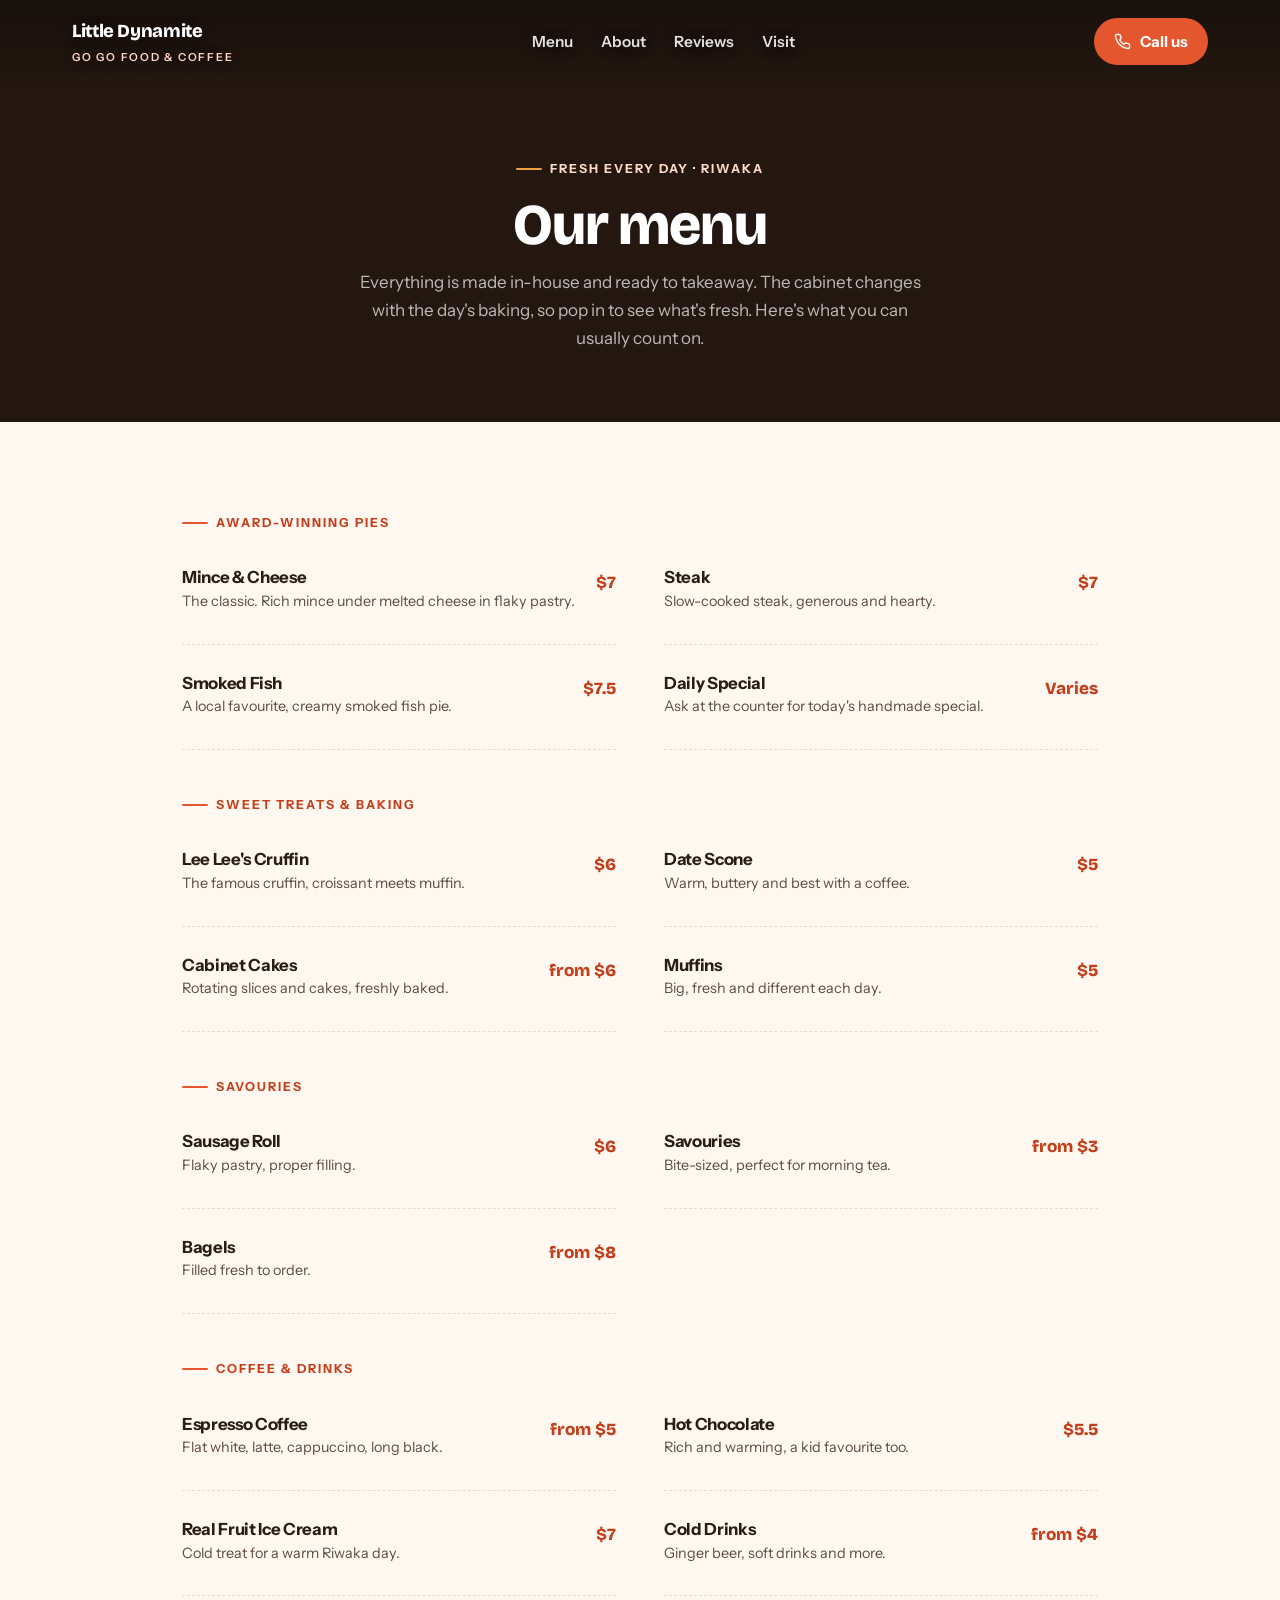
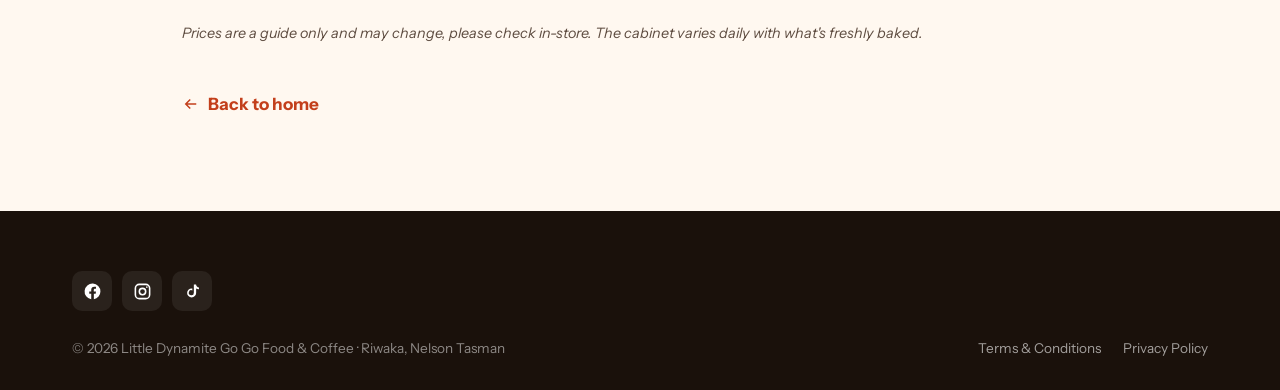
<file: menu.html>
<!DOCTYPE html>
<html lang="en-NZ">
<head>
<meta charset="UTF-8">
<meta name="viewport" content="width=device-width, initial-scale=1">
<title>Menu | Little Dynamite Go Go Food &amp; Coffee, Riwaka</title>
<meta name="description" content="The Little Dynamite menu: award-winning handcrafted pies, cruffins, scones, cakes, savouries and great coffee, made fresh in Riwaka.">
<meta name="theme-color" content="#231710">
<link rel="icon" href="data:image/svg+xml,%3Csvg xmlns='http://www.w3.org/2000/svg' viewBox='0 0 32 32'%3E%3Crect width='32' height='32' rx='8' fill='%23E4572E'/%3E%3Cpath d='M16 5c-1 3-4 4-4 8a4 4 0 108 0c0-4-3-5-4-8z' fill='%23fff'/%3E%3Cpath d='M16 20l-1.5 6h3z' fill='%23E9A23B'/%3E%3C/svg%3E">
<link rel="preconnect" href="https://fonts.googleapis.com">
<link rel="preconnect" href="https://fonts.gstatic.com" crossorigin>
<link href="https://fonts.googleapis.com/css2?family=Bricolage+Grotesque:opsz,wght@12..96,600;12..96,700;12..96,800&family=Instrument+Sans:wght@400;500;600;700&display=swap" rel="stylesheet">
<link rel="stylesheet" href="style.css">
</head>
<body>
<header class="nav scrolled">
  <div class="wrap nav-inner">
    <a href="index.html" class="brand">
      <span>Little Dynamite<small>Go Go Food &amp; Coffee</small></span>
    </a>
    <nav class="nav-links">
      <a class="lnk" href="index.html#menu">Menu</a>
      <a class="lnk" href="index.html#about">About</a>
      <a class="lnk" href="index.html#reviews">Reviews</a>
      <a class="lnk" href="index.html#visit">Visit</a>
    </nav>
    <div class="nav-cta">
      <a class="nav-call" href="tel:+64211688736"><svg viewBox="0 0 24 24" fill="none" stroke="currentColor" stroke-width="2"><path d="M22 16.9v3a2 2 0 01-2.2 2 19.8 19.8 0 01-8.6-3.1 19.5 19.5 0 01-6-6A19.8 19.8 0 012.1 4.2 2 2 0 014.1 2h3a2 2 0 012 1.7c.1.9.4 1.8.7 2.7a2 2 0 01-.5 2.1L8.1 9.9a16 16 0 006 6l1.4-1.2a2 2 0 012.1-.4c.9.3 1.8.6 2.7.7a2 2 0 011.7 2z"/></svg><span>Call us</span></a>
      <button class="burger" id="burger" aria-label="Menu"><svg viewBox="0 0 24 24" fill="none" stroke="currentColor" stroke-width="2"><path d="M3 6h18M3 12h18M3 18h18"/></svg></button>
    </div>
  </div>
</header>
<div class="mobile-menu" id="mobileMenu">
  <a href="index.html">Home</a>
  <a href="index.html#menu">Menu</a>
  <a href="index.html#about">About</a>
  <a href="index.html#reviews">Reviews</a>
  <a href="index.html#visit">Visit &amp; hours</a>
</div>

<section class="page-hero">
  <div class="wrap">
    <span class="eyebrow hero-eye" style="justify-content:center">Fresh every day · Riwaka</span>
    <h1>Our menu</h1>
    <p>Everything is made in-house and ready to takeaway. The cabinet changes with the day's baking, so pop in to see what's fresh. Here's what you can usually count on.</p>
  </div>
</section>

<section class="legal" style="padding-top:60px">
  <div class="wrap" style="max-width:960px">
    <div class="menu-list">
      <div class="menu-cat"><span class="eyebrow">Award-winning pies</span></div>
      <div class="menu-item"><div class="mi"><h4>Mince &amp; Cheese</h4><p>The classic. Rich mince under melted cheese in flaky pastry.</p></div><span class="price">$7</span></div>
      <div class="menu-item"><div class="mi"><h4>Steak</h4><p>Slow-cooked steak, generous and hearty.</p></div><span class="price">$7</span></div>
      <div class="menu-item"><div class="mi"><h4>Smoked Fish</h4><p>A local favourite, creamy smoked fish pie.</p></div><span class="price">$7.5</span></div>
      <div class="menu-item"><div class="mi"><h4>Daily Special</h4><p>Ask at the counter for today's handmade special.</p></div><span class="price">Varies</span></div>

      <div class="menu-cat"><span class="eyebrow">Sweet treats &amp; baking</span></div>
      <div class="menu-item"><div class="mi"><h4>Lee Lee's Cruffin</h4><p>The famous cruffin, croissant meets muffin.</p></div><span class="price">$6</span></div>
      <div class="menu-item"><div class="mi"><h4>Date Scone</h4><p>Warm, buttery and best with a coffee.</p></div><span class="price">$5</span></div>
      <div class="menu-item"><div class="mi"><h4>Cabinet Cakes</h4><p>Rotating slices and cakes, freshly baked.</p></div><span class="price">from $6</span></div>
      <div class="menu-item"><div class="mi"><h4>Muffins</h4><p>Big, fresh and different each day.</p></div><span class="price">$5</span></div>

      <div class="menu-cat"><span class="eyebrow">Savouries</span></div>
      <div class="menu-item"><div class="mi"><h4>Sausage Roll</h4><p>Flaky pastry, proper filling.</p></div><span class="price">$6</span></div>
      <div class="menu-item"><div class="mi"><h4>Savouries</h4><p>Bite-sized, perfect for morning tea.</p></div><span class="price">from $3</span></div>
      <div class="menu-item"><div class="mi"><h4>Bagels</h4><p>Filled fresh to order.</p></div><span class="price">from $8</span></div>

      <div class="menu-cat"><span class="eyebrow">Coffee &amp; drinks</span></div>
      <div class="menu-item"><div class="mi"><h4>Espresso Coffee</h4><p>Flat white, latte, cappuccino, long black.</p></div><span class="price">from $5</span></div>
      <div class="menu-item"><div class="mi"><h4>Hot Chocolate</h4><p>Rich and warming, a kid favourite too.</p></div><span class="price">$5.5</span></div>
      <div class="menu-item"><div class="mi"><h4>Real Fruit Ice Cream</h4><p>Cold treat for a warm Riwaka day.</p></div><span class="price">$7</span></div>
      <div class="menu-item"><div class="mi"><h4>Cold Drinks</h4><p>Ginger beer, soft drinks and more.</p></div><span class="price">from $4</span></div>
    </div>
    <p style="color:var(--ink-soft);font-size:.9rem;margin-top:26px;font-style:italic">Prices are a guide only and may change, please check in-store. The cabinet varies daily with what's freshly baked.</p>
    <a class="back-home" href="index.html"><svg viewBox="0 0 24 24" fill="none" stroke="currentColor" stroke-width="2"><path d="M19 12H5M11 6l-6 6 6 6"/></svg>Back to home</a>
  </div>
</section>

<footer>
  <div class="wrap">
      <div class="foot-social">
        <a href="https://www.facebook.com/littledynamite488/" target="_blank" rel="noopener" aria-label="Facebook"><svg viewBox="0 0 24 24" fill="currentColor"><path d="M22 12a10 10 0 10-11.6 9.9v-7H7.9V12h2.5V9.8c0-2.5 1.5-3.9 3.8-3.9 1.1 0 2.2.2 2.2.2v2.5h-1.2c-1.2 0-1.6.8-1.6 1.6V12h2.8l-.4 2.9h-2.3v7A10 10 0 0022 12z"/></svg></a>
        <a href="https://www.instagram.com/explore/tags/littledynamite/" target="_blank" rel="noopener" aria-label="Instagram"><svg viewBox="0 0 24 24" fill="none" stroke="currentColor" stroke-width="2"><rect x="3" y="3" width="18" height="18" rx="5"/><circle cx="12" cy="12" r="4"/><circle cx="17.5" cy="6.5" r="1" fill="currentColor" stroke="none"/></svg></a>
        <a href="https://www.tiktok.com/search?q=little%20dynamite%20riwaka" target="_blank" rel="noopener" aria-label="TikTok"><svg viewBox="0 0 24 24" fill="currentColor"><path d="M16.5 3c.3 2.1 1.6 3.6 3.7 3.8v2.4c-1.2.1-2.4-.3-3.6-1v5.6a5.7 5.7 0 11-5.7-5.7c.3 0 .6 0 .9.1v2.5a3.2 3.2 0 101.9 2.9V3z"/></svg></a>
      </div>
    <div class="foot-bottom" style="border:none;padding-top:0">
      <span>© <span id="yr">2026</span> Little Dynamite Go Go Food &amp; Coffee · Riwaka, Nelson Tasman</span>
      <div class="foot-legal">
        <a href="terms.html">Terms &amp; Conditions</a>
        <a href="privacy.html">Privacy Policy</a>
      </div>
    </div>
  </div>
</footer>
<script src="script.js"></script>
<script>document.getElementById('yr').textContent=new Date().getFullYear();</script>
</body>
</html>
</file>
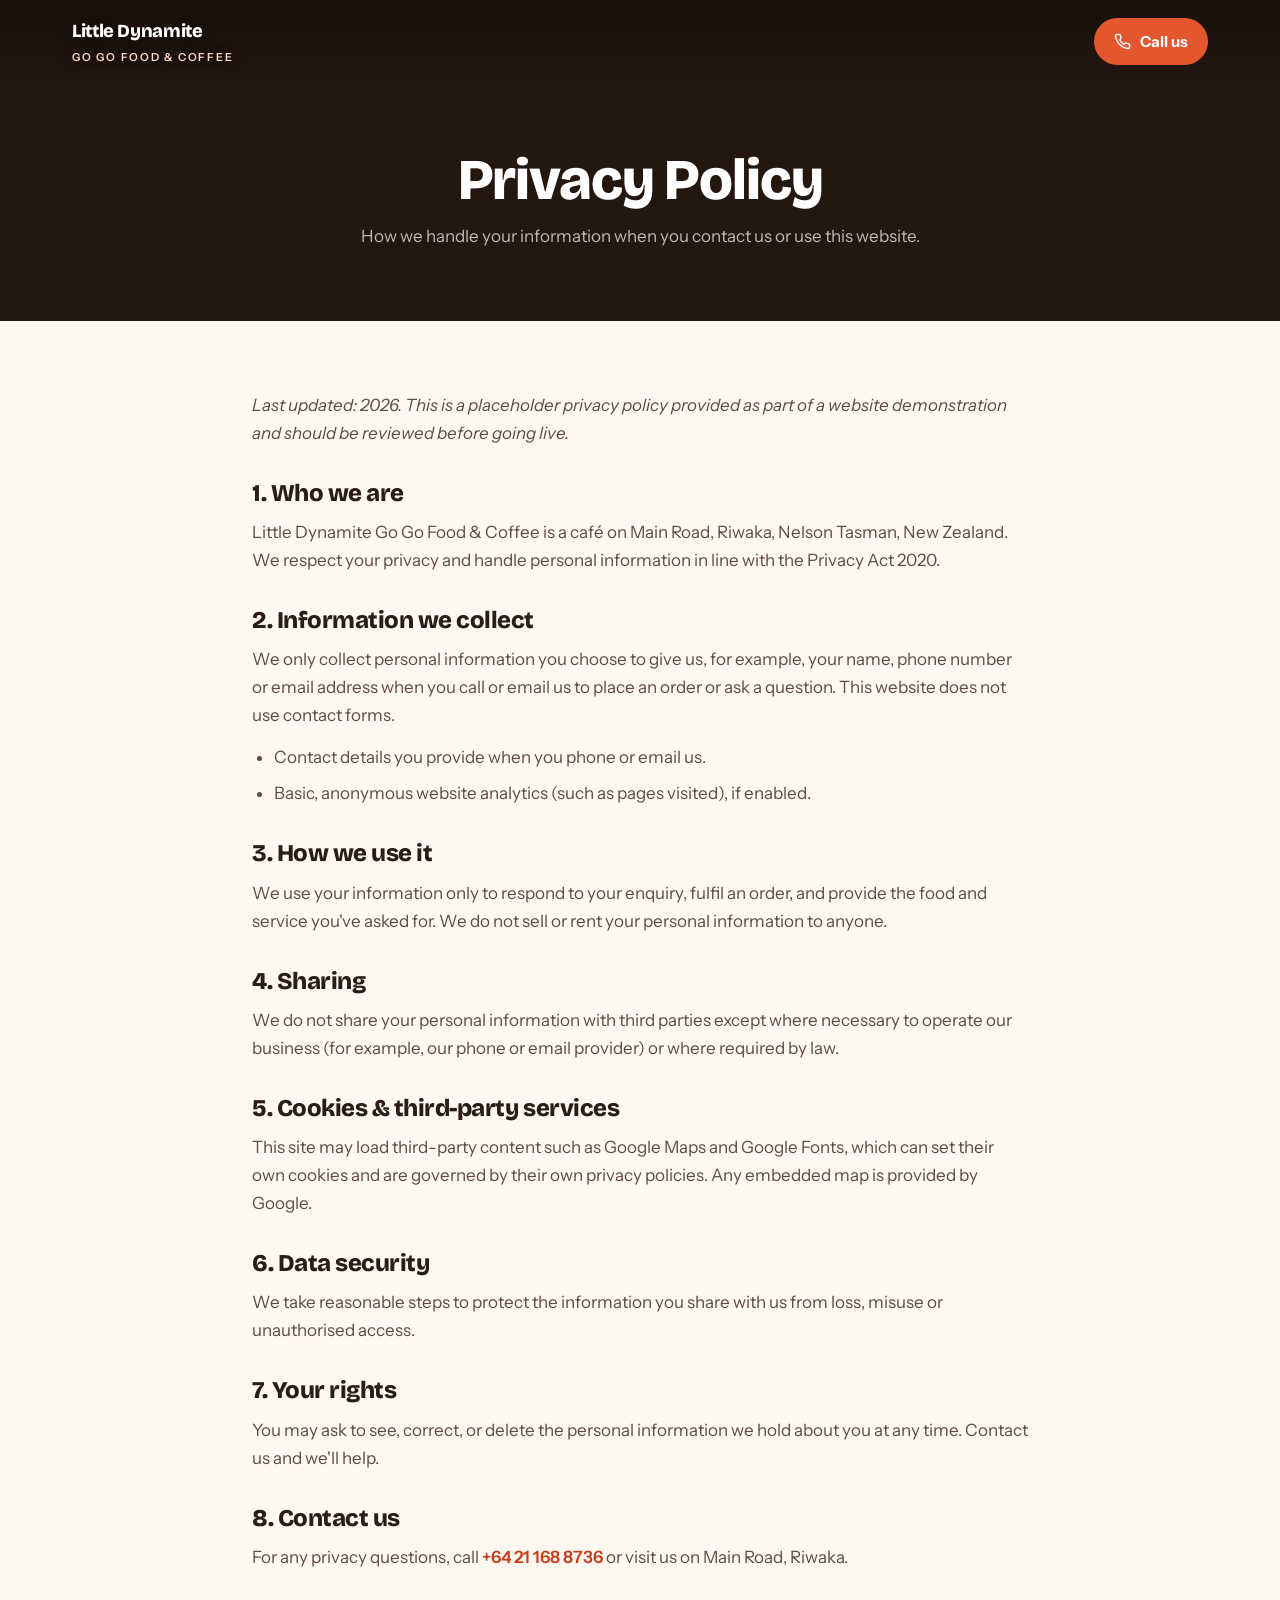
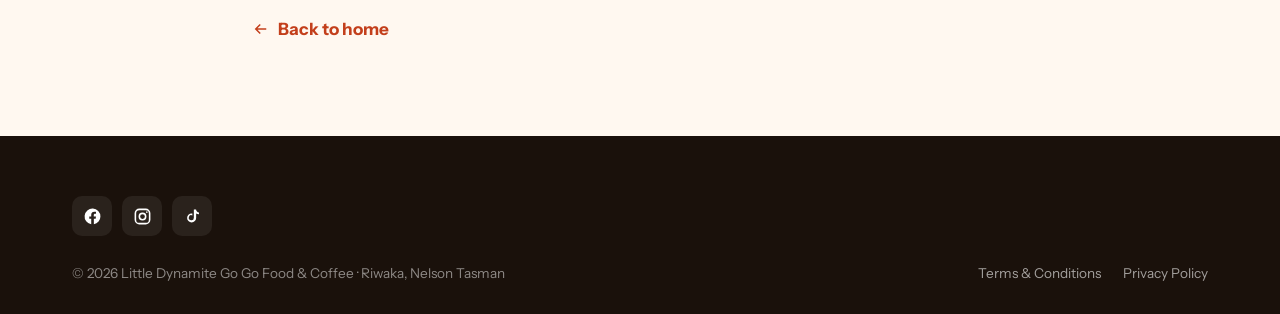
<file: privacy.html>
<!DOCTYPE html>
<html lang="en-NZ">
<head>
<meta charset="UTF-8">
<meta name="viewport" content="width=device-width, initial-scale=1">
<title>Privacy Policy | Little Dynamite Go Go Food &amp; Coffee</title>
<meta name="description" content="Privacy Policy for Little Dynamite Go Go Food & Coffee, Riwaka.">
<meta name="theme-color" content="#231710">
<link rel="icon" href="data:image/svg+xml,%3Csvg xmlns='http://www.w3.org/2000/svg' viewBox='0 0 32 32'%3E%3Crect width='32' height='32' rx='8' fill='%23E4572E'/%3E%3Cpath d='M16 5c-1 3-4 4-4 8a4 4 0 108 0c0-4-3-5-4-8z' fill='%23fff'/%3E%3Cpath d='M16 20l-1.5 6h3z' fill='%23E9A23B'/%3E%3C/svg%3E">
<link rel="preconnect" href="https://fonts.googleapis.com">
<link rel="preconnect" href="https://fonts.gstatic.com" crossorigin>
<link href="https://fonts.googleapis.com/css2?family=Bricolage+Grotesque:opsz,wght@12..96,600;12..96,700;12..96,800&family=Instrument+Sans:wght@400;500;600;700&display=swap" rel="stylesheet">
<link rel="stylesheet" href="style.css">
</head>
<body>
<header class="nav scrolled">
  <div class="wrap nav-inner">
    <a href="index.html" class="brand">
      <span>Little Dynamite<small>Go Go Food &amp; Coffee</small></span>
    </a>
    <div class="nav-cta">
      <a class="nav-call" href="tel:+64211688736"><svg viewBox="0 0 24 24" fill="none" stroke="currentColor" stroke-width="2"><path d="M22 16.9v3a2 2 0 01-2.2 2 19.8 19.8 0 01-8.6-3.1 19.5 19.5 0 01-6-6A19.8 19.8 0 012.1 4.2 2 2 0 014.1 2h3a2 2 0 012 1.7c.1.9.4 1.8.7 2.7a2 2 0 01-.5 2.1L8.1 9.9a16 16 0 006 6l1.4-1.2a2 2 0 012.1-.4c.9.3 1.8.6 2.7.7a2 2 0 011.7 2z"/></svg><span>Call us</span></a>
    </div>
  </div>
</header>

<section class="page-hero">
  <div class="wrap"><h1>Privacy Policy</h1><p>How we handle your information when you contact us or use this website.</p></div>
</section>

<section class="legal">
  <div class="wrap">
    <p><em>Last updated: 2026. This is a placeholder privacy policy provided as part of a website demonstration and should be reviewed before going live.</em></p>

    <h2>1. Who we are</h2>
    <p>Little Dynamite Go Go Food &amp; Coffee is a café on Main Road, Riwaka, Nelson Tasman, New Zealand. We respect your privacy and handle personal information in line with the Privacy Act 2020.</p>

    <h2>2. Information we collect</h2>
    <p>We only collect personal information you choose to give us, for example, your name, phone number or email address when you call or email us to place an order or ask a question. This website does not use contact forms.</p>
    <ul>
      <li>Contact details you provide when you phone or email us.</li>
      <li>Basic, anonymous website analytics (such as pages visited), if enabled.</li>
    </ul>

    <h2>3. How we use it</h2>
    <p>We use your information only to respond to your enquiry, fulfil an order, and provide the food and service you've asked for. We do not sell or rent your personal information to anyone.</p>

    <h2>4. Sharing</h2>
    <p>We do not share your personal information with third parties except where necessary to operate our business (for example, our phone or email provider) or where required by law.</p>

    <h2>5. Cookies &amp; third-party services</h2>
    <p>This site may load third-party content such as Google Maps and Google Fonts, which can set their own cookies and are governed by their own privacy policies. Any embedded map is provided by Google.</p>

    <h2>6. Data security</h2>
    <p>We take reasonable steps to protect the information you share with us from loss, misuse or unauthorised access.</p>

    <h2>7. Your rights</h2>
    <p>You may ask to see, correct, or delete the personal information we hold about you at any time. Contact us and we'll help.</p>

    <h2>8. Contact us</h2>
    <p>For any privacy questions, call <a href="tel:+64211688736" style="color:var(--accent-deep);font-weight:600">+64 21 168 8736</a> or visit us on Main Road, Riwaka.</p>

    <a class="back-home" href="index.html"><svg viewBox="0 0 24 24" fill="none" stroke="currentColor" stroke-width="2"><path d="M19 12H5M11 6l-6 6 6 6"/></svg>Back to home</a>
  </div>
</section>

<footer>
  <div class="wrap">
      <div class="foot-social">
        <a href="https://www.facebook.com/littledynamite488/" target="_blank" rel="noopener" aria-label="Facebook"><svg viewBox="0 0 24 24" fill="currentColor"><path d="M22 12a10 10 0 10-11.6 9.9v-7H7.9V12h2.5V9.8c0-2.5 1.5-3.9 3.8-3.9 1.1 0 2.2.2 2.2.2v2.5h-1.2c-1.2 0-1.6.8-1.6 1.6V12h2.8l-.4 2.9h-2.3v7A10 10 0 0022 12z"/></svg></a>
        <a href="https://www.instagram.com/explore/tags/littledynamite/" target="_blank" rel="noopener" aria-label="Instagram"><svg viewBox="0 0 24 24" fill="none" stroke="currentColor" stroke-width="2"><rect x="3" y="3" width="18" height="18" rx="5"/><circle cx="12" cy="12" r="4"/><circle cx="17.5" cy="6.5" r="1" fill="currentColor" stroke="none"/></svg></a>
        <a href="https://www.tiktok.com/search?q=little%20dynamite%20riwaka" target="_blank" rel="noopener" aria-label="TikTok"><svg viewBox="0 0 24 24" fill="currentColor"><path d="M16.5 3c.3 2.1 1.6 3.6 3.7 3.8v2.4c-1.2.1-2.4-.3-3.6-1v5.6a5.7 5.7 0 11-5.7-5.7c.3 0 .6 0 .9.1v2.5a3.2 3.2 0 101.9 2.9V3z"/></svg></a>
      </div>
    <div class="foot-bottom" style="border:none;padding-top:0">
      <span>© <span id="yr">2026</span> Little Dynamite Go Go Food &amp; Coffee · Riwaka, Nelson Tasman</span>
      <div class="foot-legal">
        <a href="terms.html">Terms &amp; Conditions</a>
        <a href="privacy.html">Privacy Policy</a>
      </div>
    </div>
  </div>
</footer>
<script src="script.js"></script>
<script>document.getElementById('yr').textContent=new Date().getFullYear();</script>
</body>
</html>
</file>
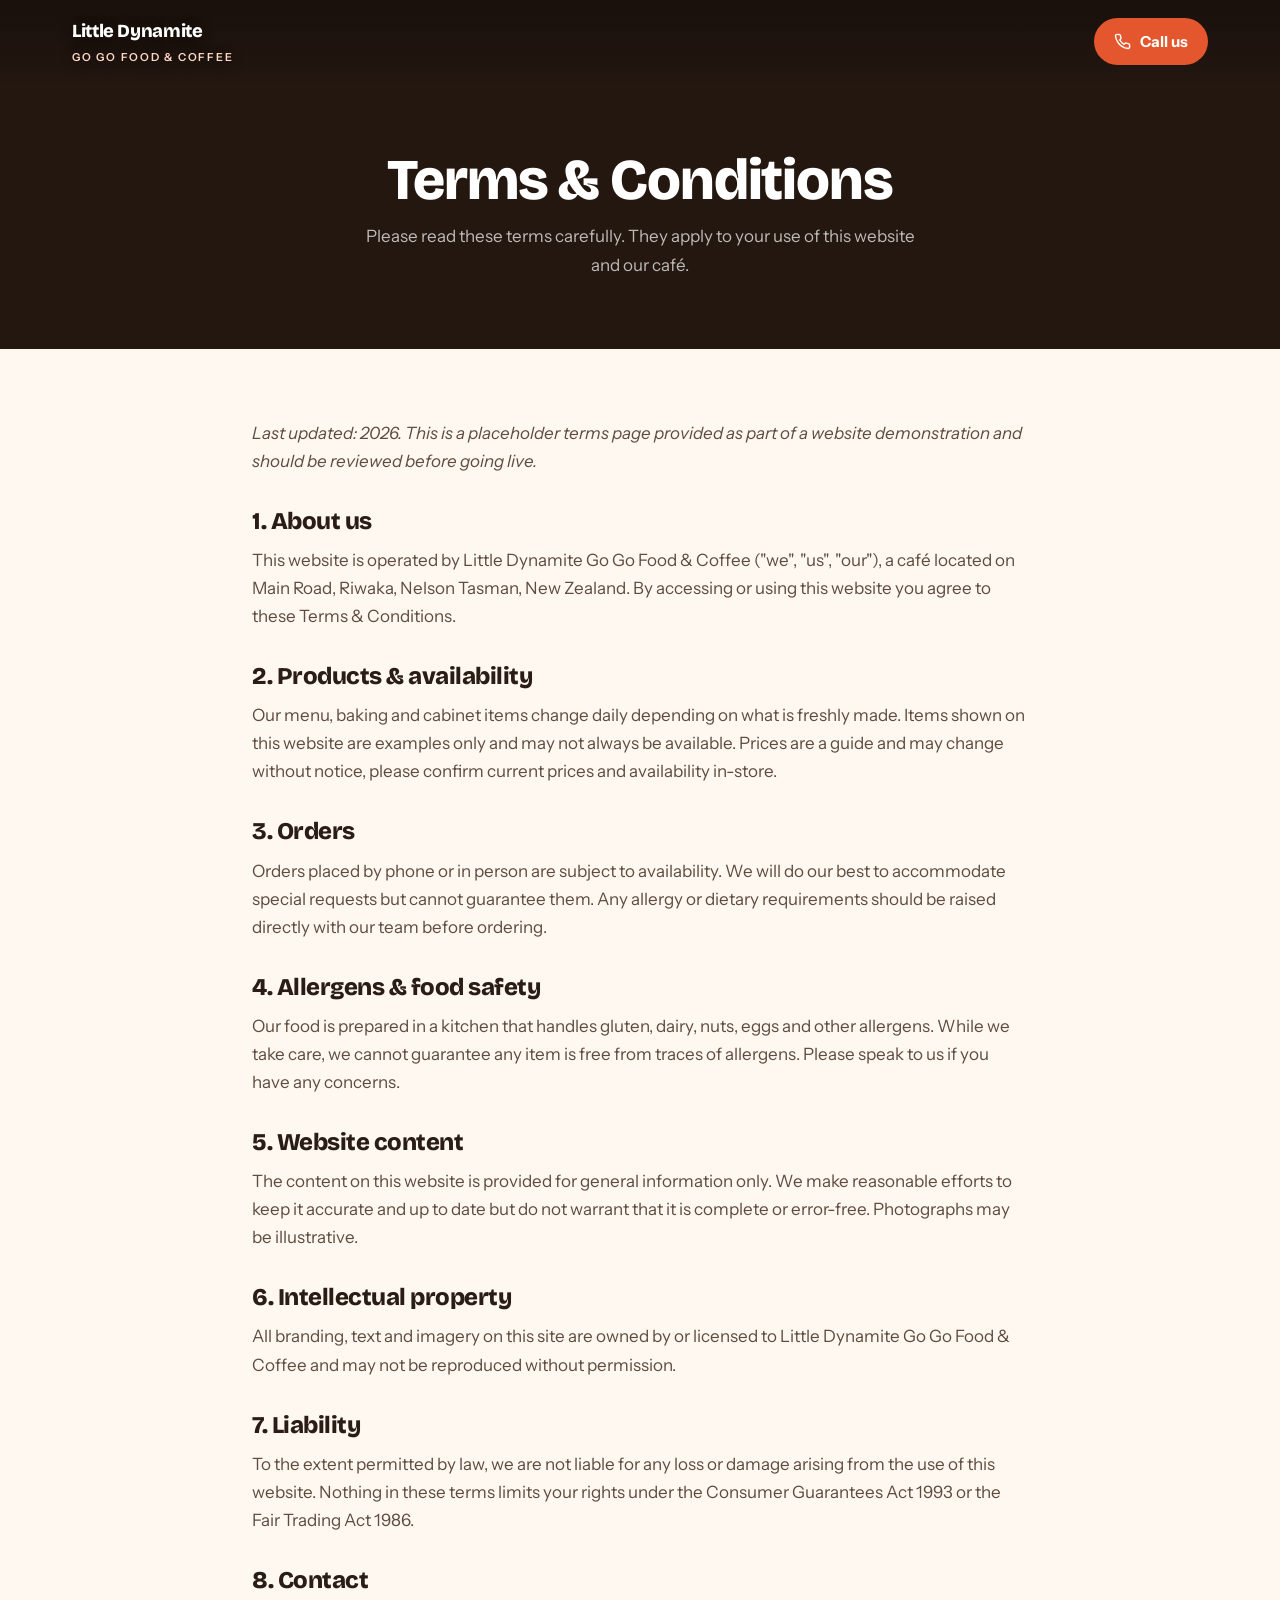
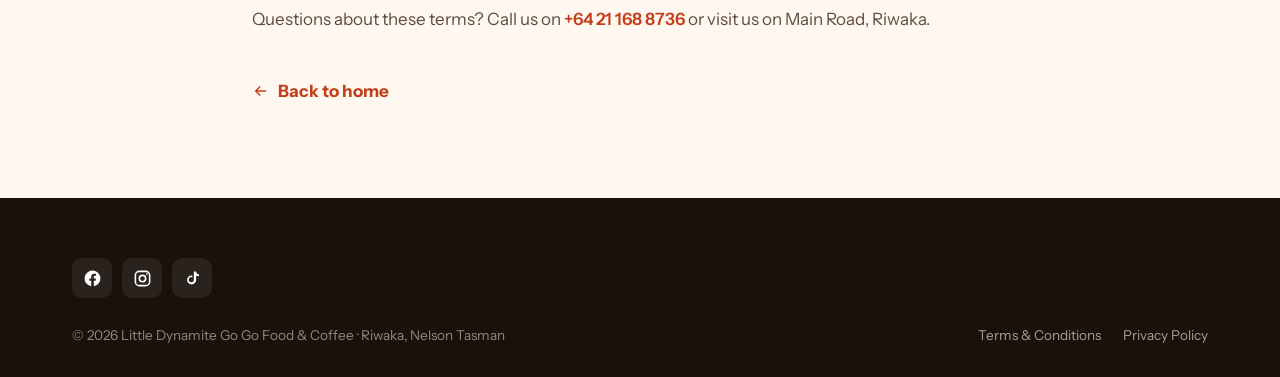
<file: terms.html>
<!DOCTYPE html>
<html lang="en-NZ">
<head>
<meta charset="UTF-8">
<meta name="viewport" content="width=device-width, initial-scale=1">
<title>Terms &amp; Conditions | Little Dynamite Go Go Food &amp; Coffee</title>
<meta name="description" content="Terms & Conditions for Little Dynamite Go Go Food & Coffee, Riwaka.">
<meta name="theme-color" content="#231710">
<link rel="icon" href="data:image/svg+xml,%3Csvg xmlns='http://www.w3.org/2000/svg' viewBox='0 0 32 32'%3E%3Crect width='32' height='32' rx='8' fill='%23E4572E'/%3E%3Cpath d='M16 5c-1 3-4 4-4 8a4 4 0 108 0c0-4-3-5-4-8z' fill='%23fff'/%3E%3Cpath d='M16 20l-1.5 6h3z' fill='%23E9A23B'/%3E%3C/svg%3E">
<link rel="preconnect" href="https://fonts.googleapis.com">
<link rel="preconnect" href="https://fonts.gstatic.com" crossorigin>
<link href="https://fonts.googleapis.com/css2?family=Bricolage+Grotesque:opsz,wght@12..96,600;12..96,700;12..96,800&family=Instrument+Sans:wght@400;500;600;700&display=swap" rel="stylesheet">
<link rel="stylesheet" href="style.css">
</head>
<body>
<header class="nav scrolled">
  <div class="wrap nav-inner">
    <a href="index.html" class="brand">
      <span>Little Dynamite<small>Go Go Food &amp; Coffee</small></span>
    </a>
    <div class="nav-cta">
      <a class="nav-call" href="tel:+64211688736"><svg viewBox="0 0 24 24" fill="none" stroke="currentColor" stroke-width="2"><path d="M22 16.9v3a2 2 0 01-2.2 2 19.8 19.8 0 01-8.6-3.1 19.5 19.5 0 01-6-6A19.8 19.8 0 012.1 4.2 2 2 0 014.1 2h3a2 2 0 012 1.7c.1.9.4 1.8.7 2.7a2 2 0 01-.5 2.1L8.1 9.9a16 16 0 006 6l1.4-1.2a2 2 0 012.1-.4c.9.3 1.8.6 2.7.7a2 2 0 011.7 2z"/></svg><span>Call us</span></a>
    </div>
  </div>
</header>

<section class="page-hero">
  <div class="wrap"><h1>Terms &amp; Conditions</h1><p>Please read these terms carefully. They apply to your use of this website and our café.</p></div>
</section>

<section class="legal">
  <div class="wrap">
    <p><em>Last updated: 2026. This is a placeholder terms page provided as part of a website demonstration and should be reviewed before going live.</em></p>

    <h2>1. About us</h2>
    <p>This website is operated by Little Dynamite Go Go Food &amp; Coffee ("we", "us", "our"), a café located on Main Road, Riwaka, Nelson Tasman, New Zealand. By accessing or using this website you agree to these Terms &amp; Conditions.</p>

    <h2>2. Products &amp; availability</h2>
    <p>Our menu, baking and cabinet items change daily depending on what is freshly made. Items shown on this website are examples only and may not always be available. Prices are a guide and may change without notice, please confirm current prices and availability in-store.</p>

    <h2>3. Orders</h2>
    <p>Orders placed by phone or in person are subject to availability. We will do our best to accommodate special requests but cannot guarantee them. Any allergy or dietary requirements should be raised directly with our team before ordering.</p>

    <h2>4. Allergens &amp; food safety</h2>
    <p>Our food is prepared in a kitchen that handles gluten, dairy, nuts, eggs and other allergens. While we take care, we cannot guarantee any item is free from traces of allergens. Please speak to us if you have any concerns.</p>

    <h2>5. Website content</h2>
    <p>The content on this website is provided for general information only. We make reasonable efforts to keep it accurate and up to date but do not warrant that it is complete or error-free. Photographs may be illustrative.</p>

    <h2>6. Intellectual property</h2>
    <p>All branding, text and imagery on this site are owned by or licensed to Little Dynamite Go Go Food &amp; Coffee and may not be reproduced without permission.</p>

    <h2>7. Liability</h2>
    <p>To the extent permitted by law, we are not liable for any loss or damage arising from the use of this website. Nothing in these terms limits your rights under the Consumer Guarantees Act 1993 or the Fair Trading Act 1986.</p>

    <h2>8. Contact</h2>
    <p>Questions about these terms? Call us on <a href="tel:+64211688736" style="color:var(--accent-deep);font-weight:600">+64 21 168 8736</a> or visit us on Main Road, Riwaka.</p>

    <a class="back-home" href="index.html"><svg viewBox="0 0 24 24" fill="none" stroke="currentColor" stroke-width="2"><path d="M19 12H5M11 6l-6 6 6 6"/></svg>Back to home</a>
  </div>
</section>

<footer>
  <div class="wrap">
      <div class="foot-social">
        <a href="https://www.facebook.com/littledynamite488/" target="_blank" rel="noopener" aria-label="Facebook"><svg viewBox="0 0 24 24" fill="currentColor"><path d="M22 12a10 10 0 10-11.6 9.9v-7H7.9V12h2.5V9.8c0-2.5 1.5-3.9 3.8-3.9 1.1 0 2.2.2 2.2.2v2.5h-1.2c-1.2 0-1.6.8-1.6 1.6V12h2.8l-.4 2.9h-2.3v7A10 10 0 0022 12z"/></svg></a>
        <a href="https://www.instagram.com/explore/tags/littledynamite/" target="_blank" rel="noopener" aria-label="Instagram"><svg viewBox="0 0 24 24" fill="none" stroke="currentColor" stroke-width="2"><rect x="3" y="3" width="18" height="18" rx="5"/><circle cx="12" cy="12" r="4"/><circle cx="17.5" cy="6.5" r="1" fill="currentColor" stroke="none"/></svg></a>
        <a href="https://www.tiktok.com/search?q=little%20dynamite%20riwaka" target="_blank" rel="noopener" aria-label="TikTok"><svg viewBox="0 0 24 24" fill="currentColor"><path d="M16.5 3c.3 2.1 1.6 3.6 3.7 3.8v2.4c-1.2.1-2.4-.3-3.6-1v5.6a5.7 5.7 0 11-5.7-5.7c.3 0 .6 0 .9.1v2.5a3.2 3.2 0 101.9 2.9V3z"/></svg></a>
      </div>
    <div class="foot-bottom" style="border:none;padding-top:0">
      <span>© <span id="yr">2026</span> Little Dynamite Go Go Food &amp; Coffee · Riwaka, Nelson Tasman</span>
      <div class="foot-legal">
        <a href="terms.html">Terms &amp; Conditions</a>
        <a href="privacy.html">Privacy Policy</a>
      </div>
    </div>
  </div>
</footer>
<script src="script.js"></script>
<script>document.getElementById('yr').textContent=new Date().getFullYear();</script>
</body>
</html>
</file>
<file: style.css>
/* Little Dynamite Go Go Food & Coffee - Fresh archetype
   Display: Bricolage Grotesque · Body: Instrument Sans
   Accent: paprika #E4572E on warm cream */

:root{
  --cream:#FFF8F0;
  --bone:#FBEFE2;
  --ink:#2A1D16;
  --ink-soft:#5E4C40;
  --accent:#E4572E;
  --accent-deep:#C33F1B;
  --gold:#E9A23B;
  --dark:#231710;
  --line:rgba(42,29,22,.12);
  --radius:20px;
  --radius-sm:14px;
  --shadow:0 18px 45px -22px rgba(42,29,22,.45);
  --maxw:1180px;
  --img-filter:saturate(1.03) contrast(1.03);
}

*{margin:0;padding:0;box-sizing:border-box}
html{scroll-behavior:smooth}
body{
  font-family:'Instrument Sans',system-ui,sans-serif;
  background:var(--cream);
  color:var(--ink);
  line-height:1.65;
  font-size:17px;
  overflow-x:hidden;
  -webkit-font-smoothing:antialiased;
}
img{image-orientation:from-image;max-width:100%;display:block}
/* star ratings are inline SVG (never emoji), sized by the font-size of their context */
.stars{display:inline-flex;align-items:center;gap:3px;line-height:1;color:var(--gold)}
.stars svg{width:1em;height:1em;flex:none}
h1,h2,h3,h4{font-family:'Bricolage Grotesque',serif;line-height:1.05;font-weight:800;letter-spacing:-.02em}
a{color:inherit;text-decoration:none}
.wrap{width:100%;max-width:var(--maxw);margin:0 auto;padding:0 22px}
section{position:relative}

.eyebrow{
  display:inline-flex;align-items:center;gap:8px;
  font-family:'Instrument Sans',sans-serif;font-weight:700;
  text-transform:uppercase;letter-spacing:.16em;font-size:12.5px;
  color:var(--accent-deep);margin-bottom:16px;
}
.eyebrow::before{content:"";width:26px;height:2px;background:var(--accent);border-radius:2px}
.sec-head{max-width:640px;margin-bottom:44px}
.sec-head h2{font-size:clamp(2rem,5vw,3.2rem);margin-bottom:14px}
.sec-head p{max-width:58ch;color:var(--ink-soft);font-size:1.05rem}

/* buttons */
.btn{
  display:inline-flex;align-items:center;justify-content:center;gap:10px;
  padding:15px 26px;border-radius:999px;font-weight:700;font-size:1rem;
  cursor:pointer;border:2px solid transparent;transition:.25s ease;
  min-height:52px;line-height:1;
}
.btn svg{width:19px;height:19px;flex:none}
.btn-primary{background:var(--accent-deep);color:#fff;box-shadow:0 12px 26px -14px rgba(42,29,22,.55)}
.btn-primary:hover{background:#A83410;transform:translateY(-2px)}
.btn-ghost{background:transparent;color:var(--ink);border-color:var(--line)}
.btn-ghost:hover{border-color:var(--accent);color:var(--accent-deep);transform:translateY(-2px)}
.btn-light{background:#fff;color:var(--ink)}
.btn-light:hover{transform:translateY(-2px);box-shadow:var(--shadow)}
.btn-dark{background:var(--ink);color:#fff}
.btn-dark:hover{background:#000;transform:translateY(-2px)}

/* NAV */
header.nav{
  position:fixed;top:0;left:0;right:0;z-index:60;
  transition:.3s ease;
  background:linear-gradient(180deg,rgba(20,13,9,.62) 0%,rgba(20,13,9,.26) 62%,rgba(20,13,9,0) 100%);
}
.nav-inner{
  display:flex;align-items:center;justify-content:space-between;gap:18px;
  padding:16px 22px;
}
header.nav.scrolled{background:rgba(255,248,240,.92);backdrop-filter:blur(14px);box-shadow:0 1px 0 var(--line)}
/* over the hero photos the nav sits on dark imagery, so it reads white until it docks */
header.nav:not(.scrolled) .brand{color:#fff;text-shadow:0 2px 14px rgba(0,0,0,.45)}
header.nav:not(.scrolled) .brand small{color:#FFD9C7}
header.nav:not(.scrolled) .nav-links a.lnk{color:rgba(255,255,255,.88);text-shadow:0 2px 14px rgba(0,0,0,.45)}
header.nav:not(.scrolled) .nav-links a.lnk:hover{color:var(--gold)}
.brand{display:flex;align-items:center;gap:11px;font-family:'Bricolage Grotesque';font-weight:800;font-size:1.15rem;color:var(--ink);letter-spacing:-.02em}
.brand .spark{
  width:38px;height:38px;border-radius:12px;flex:none;
  background:linear-gradient(150deg,var(--accent),var(--gold));
  display:grid;place-items:center;color:#fff;box-shadow:0 8px 18px -8px rgba(42,29,22,.5);
}
.brand .spark svg{width:22px;height:22px}
.brand small{display:block;font-family:'Instrument Sans';font-weight:600;font-size:11px;letter-spacing:.16em;text-transform:uppercase;color:var(--accent-deep);margin-top:2px}
.nav-links{display:flex;align-items:center;gap:28px}
.nav-links a.lnk{font-weight:600;font-size:.96rem;color:var(--ink-soft);transition:.2s}
.nav-links a.lnk:hover{color:var(--accent-deep)}
.nav-cta{display:flex;align-items:center;gap:12px}
.nav-call{
  display:inline-flex;align-items:center;gap:9px;background:var(--accent);color:#fff;
  padding:11px 20px;border-radius:999px;font-weight:700;font-size:.95rem;min-height:46px;transition:.25s;
}
.nav-call svg{width:17px;height:17px}
.nav-call:hover{background:var(--accent-deep);transform:translateY(-1px)}
.burger{display:none;width:48px;height:48px;border:1px solid var(--line);border-radius:12px;background:#fff;place-items:center;cursor:pointer}
.burger svg{width:24px;height:24px;color:var(--ink)}
.mobile-menu{display:none}

/* HERO */
.hero{position:relative;min-height:100svh;display:flex;align-items:flex-end;background:var(--dark);overflow:hidden}
.hero-slides{position:absolute;inset:0;z-index:0}
.hero-slide{position:absolute;inset:0;width:100%;height:100%;object-fit:cover;opacity:0;transition:opacity 1.6s ease;filter:var(--img-filter)}
.hero-slide.on{opacity:1}
.hero::after{content:"";position:absolute;inset:0;z-index:1;
  background:linear-gradient(180deg,rgba(35,23,16,.34) 0%,rgba(35,23,16,.55) 55%,rgba(35,23,16,.86) 100%)}
.hero-content{position:relative;z-index:2;padding:120px 22px 56px;color:#fff;width:100%}
.hero-eye{color:#ffd9c7}
.hero-eye::before{background:var(--gold)}
.hero h1{font-size:clamp(2.4rem,5.4vw,3.9rem);color:#fff;max-width:16ch;margin-bottom:20px}
.hero h1 .hl{color:var(--gold)}
.hero p.lede{font-size:clamp(1.05rem,2.4vw,1.3rem);max-width:52ch;color:rgba(255,255,255,.9);margin-bottom:30px}
.hero-cta{display:flex;flex-wrap:wrap;gap:14px;margin-bottom:26px}
.rating-badge{
  display:inline-flex;align-items:center;gap:14px;padding:14px 20px;border-radius:16px;
  background:rgba(20,13,9,.78);backdrop-filter:blur(10px);border:1px solid rgba(255,255,255,.22);
}
.rating-badge:hover{background:rgba(20,13,9,.86);transform:translateY(-2px)}
.rating-badge{transition:.25s ease}
.rating-badge .stars{color:var(--gold);letter-spacing:2px;font-size:1.05rem}
.rating-badge b{display:block;font-size:1.02rem;line-height:1.25}
.rating-badge span{font-size:.88rem;color:rgba(255,255,255,.82)}
.scroll-hint{position:absolute;bottom:22px;left:50%;transform:translateX(-50%);z-index:2;color:rgba(255,255,255,.7);display:flex;flex-direction:column;align-items:center;gap:6px;font-size:.72rem;letter-spacing:.2em;text-transform:uppercase}
.scroll-hint svg{width:22px;height:22px;animation:bob 1.8s ease-in-out infinite}
@keyframes bob{0%,100%{transform:translateY(0)}50%{transform:translateY(6px)}}

/* TRUST STRIP */

/* generic band padding */
.band{padding:96px 0}
.band-bone{background:var(--bone)}
.band-cream{background:var(--cream)}

/* SERVICES / menu cards */
.cards{display:grid;grid-template-columns:repeat(3,1fr);gap:26px}
.card{
  background:#fff;border-radius:var(--radius);overflow:hidden;border:1px solid var(--line);
  box-shadow:0 10px 30px -24px rgba(42,29,22,.5);transition:.3s ease;display:flex;flex-direction:column;
}
.card:hover{transform:translateY(-6px);box-shadow:var(--shadow)}
.card .ph{aspect-ratio:4/3;overflow:hidden;position:relative}
.card .ph img{width:100%;height:100%;object-fit:cover;filter:var(--img-filter);transition:.5s ease}
.card:hover .ph img{transform:scale(1.06)}
.card-label{display:flex;align-items:center;gap:7px;margin-bottom:9px;font-size:.72rem;font-weight:700;letter-spacing:.13em;text-transform:uppercase;color:var(--accent)}
.card-label svg{width:15px;height:15px;flex:none}
.card .body{padding:24px;flex:1;display:flex;flex-direction:column}
.card h3{font-size:1.35rem;margin-bottom:9px}
.card p{color:var(--ink-soft);font-size:.97rem}

/* ABOUT split */
.split{display:grid;grid-template-columns:1.05fr 1fr;gap:56px;align-items:center}
.about-media{position:relative}
.about-media img{width:100%;aspect-ratio:4/3;object-fit:cover;border-radius:var(--radius);filter:var(--img-filter);box-shadow:var(--shadow)}
.about-media .corner{
  position:absolute;bottom:-18px;left:-18px;background:var(--accent);color:#fff;
  padding:18px 22px;border-radius:16px;box-shadow:var(--shadow);max-width:220px;
}
.about-media .corner b{font-family:'Bricolage Grotesque';font-size:1.6rem;display:block;line-height:1}
.about-media .corner span{font-size:.8rem;opacity:.9}
.about-copy p{color:var(--ink-soft);margin-bottom:18px}
.checklist{list-style:none;display:grid;gap:14px;margin-top:8px}
.checklist li{display:flex;gap:12px;align-items:flex-start;font-weight:600}
.checklist .tick{width:26px;height:26px;border-radius:8px;flex:none;background:rgba(228,87,46,.14);color:var(--accent-deep);display:grid;place-items:center}
.checklist .tick svg{width:15px;height:15px}
.checklist small{display:block;font-weight:400;color:var(--ink-soft);font-size:.9rem}

/* CREW */
.crew{display:grid;grid-template-columns:repeat(3,1fr);gap:24px}
.crew-card{background:#fff;border:1px solid var(--line);border-radius:var(--radius);padding:30px 26px;text-align:center;transition:.3s}
.crew-card:hover{transform:translateY(-5px);box-shadow:var(--shadow)}
.avatar{width:78px;height:78px;border-radius:50%;margin:0 auto 16px;display:grid;place-items:center;
  background:var(--dark);color:var(--gold);font-family:'Bricolage Grotesque';font-weight:800;font-size:1.5rem;
  box-shadow:0 0 0 3px var(--cream),0 0 0 5px rgba(42,29,22,.5)}
.crew-card h3{font-size:1.2rem;margin-bottom:4px}
.crew-card .role{color:var(--accent-deep);font-weight:700;font-size:.82rem;text-transform:uppercase;letter-spacing:.1em;margin-bottom:10px}
.crew-card p{color:var(--ink-soft);font-size:.93rem}
.badge-team{display:inline-block;background:var(--accent-deep);color:#fff;font-weight:700;font-size:.72rem;letter-spacing:.1em;text-transform:uppercase;padding:5px 12px;border-radius:999px;margin-bottom:14px}

/* REVIEWS */
.reviews-grid{display:grid;grid-template-columns:repeat(3,1fr);gap:24px}
.review{background:#fff;border:1px solid var(--line);border-radius:var(--radius);padding:28px;display:flex;flex-direction:column;box-shadow:0 10px 30px -26px rgba(42,29,22,.5)}
.review .stars{color:var(--gold);letter-spacing:2px;margin-bottom:12px;font-size:1.05rem}
.review p{color:var(--ink);font-size:1rem;margin-bottom:18px;flex:1}
.review .who{display:flex;align-items:center;gap:12px}
.review .who .ini{width:42px;height:42px;border-radius:50%;background:var(--bone);color:var(--accent-deep);display:grid;place-items:center;font-weight:800;font-family:'Bricolage Grotesque'}
.review .who b{display:block;font-size:.98rem}
.review .who span{font-size:.82rem;color:var(--ink-soft)}
.reviews-actions{display:flex;flex-wrap:wrap;gap:14px;justify-content:center;margin-top:38px}
.gsig{display:inline-flex;align-items:center;gap:8px;font-weight:600;color:var(--ink-soft);font-size:.95rem}
.gsig svg{width:20px;height:20px}

/* REVIEW BANNER */
.review-banner{background:var(--dark);color:#fff;padding:70px 0;text-align:center}
.review-banner .stars{color:var(--gold);font-size:1.4rem;letter-spacing:3px;margin-bottom:14px}
.review-banner h2{font-size:clamp(1.7rem,4vw,2.6rem);margin-bottom:12px;color:#fff}
.review-banner p{color:rgba(255,255,255,.75);max-width:46ch;margin:0 auto 26px}

/* CONTACT */
.contact{background:var(--dark);color:#fff;padding:96px 0}
.contact-head{margin-bottom:36px}
.contact-card{display:grid;grid-template-columns:1fr;max-width:1120px;margin:0 auto;background:rgba(255,255,255,.05);border:1px solid rgba(255,255,255,.12);border-radius:var(--radius);overflow:hidden;box-shadow:0 24px 60px -30px rgba(0,0,0,.8)}
.contact-map{position:relative;min-height:300px;order:2;line-height:0}
.contact-map iframe{position:absolute;inset:0;width:100%;height:100%;border:0;filter:grayscale(.1) contrast(1.02)}
@media(min-width:900px){
  .contact-card{grid-template-columns:1fr 1fr}
  .contact-map{order:1;min-height:100%}
  .contact-actions{order:2}
}
.contact h2{color:#fff;font-size:clamp(2rem,5vw,3rem)}
.contact .eyebrow{color:#ffd9c7}
.contact-copy p{color:rgba(255,255,255,.72);margin-bottom:26px;max-width:44ch}
.info-rows{display:grid;gap:16px;margin-bottom:26px}
.info-row{display:flex;gap:14px;align-items:flex-start}
.info-row .ic{width:44px;height:44px;border-radius:12px;flex:none;display:grid;place-items:center;background:rgba(255,255,255,.08);color:var(--gold)}
.info-row .ic svg{width:20px;height:20px}
.info-row b{display:block;font-family:'Instrument Sans';font-weight:700;color:#fff}
.info-row span,.info-row a{color:rgba(255,255,255,.72);font-size:.96rem}
.info-row a:hover{color:var(--gold)}
.socials{display:flex;gap:12px;margin-top:6px}
.socials a{width:46px;height:46px;border-radius:12px;display:grid;place-items:center;background:rgba(255,255,255,.08);color:#fff;transition:.25s}
.socials a:hover{background:var(--accent);transform:translateY(-3px)}
.socials svg{width:21px;height:21px}
.contact-actions{padding:34px 30px 36px;display:flex;flex-direction:column;gap:14px}
.contact-actions h3{color:#fff;font-size:1.4rem;margin-bottom:4px}
.contact-lede{color:rgba(255,255,255,.7);font-size:.95rem;margin-bottom:8px}
.contact-actions .info-rows{margin:20px 0 0;padding-top:20px;border-top:1px solid rgba(255,255,255,.12)}
.socials-label{font-size:.7rem;font-weight:700;letter-spacing:.14em;text-transform:uppercase;color:rgba(255,255,255,.55);margin-top:18px}
.contact-actions .btn{width:100%;font-size:1.05rem;padding:18px}

/* MAP */

/* FOOTER */
footer{background:#1a110b;color:rgba(255,255,255,.7);padding:60px 0 30px}
.foot-grid{display:grid;grid-template-columns:1.4fr 1fr 1fr;gap:40px;margin-bottom:40px}
.foot-brand .brand{color:#fff;margin-bottom:14px}
.foot-brand .brand small{color:var(--gold)}
.foot-brand p{font-size:.95rem;max-width:34ch;margin-bottom:18px}
footer .foot-h{color:#fff;font-family:'Instrument Sans';font-weight:700;font-size:.82rem;letter-spacing:.12em;text-transform:uppercase;margin-bottom:16px}
footer ul{list-style:none;display:grid;gap:10px}
footer ul a{color:rgba(255,255,255,.7);font-size:.95rem;transition:.2s}
footer ul a:hover{color:var(--gold)}
.foot-bottom{border-top:1px solid rgba(255,255,255,.1);padding-top:24px;display:flex;flex-wrap:wrap;gap:14px;justify-content:space-between;align-items:center;font-size:.85rem;color:rgba(255,255,255,.5)}
.foot-bottom a{color:rgba(255,255,255,.6)}
.foot-bottom a:hover{color:var(--gold)}
.foot-legal{display:flex;flex-wrap:wrap;gap:22px}
.foot-legal a{color:rgba(255,255,255,.6);font-size:.85rem;transition:.2s}
.foot-legal a:hover{color:var(--gold)}
.foot-social{display:flex;gap:10px}
footer .wrap > .foot-social{margin-bottom:26px}
.foot-social a{width:40px;height:40px;border-radius:10px;display:grid;place-items:center;background:rgba(255,255,255,.07);color:#fff;transition:.25s}
.foot-social a:hover{background:var(--accent);transform:translateY(-3px)}
.foot-social svg{width:19px;height:19px}

/* reveal animation */
.reveal{opacity:0;transform:translateY(28px);transition:opacity .7s ease,transform .7s ease}
.reveal.in{opacity:1;transform:none}

/* intro overlay */
#intro{position:fixed;inset:0;z-index:200;background:var(--dark);display:grid;place-items:center;transition:opacity .7s ease,visibility .7s}
#intro.gone{opacity:0;visibility:hidden}
#intro .il{display:flex;flex-direction:column;align-items:center;gap:16px;color:#fff}
#intro .spark{width:64px;height:64px;border-radius:18px;background:linear-gradient(150deg,var(--accent),var(--gold));display:grid;place-items:center;animation:pop 1s ease infinite alternate}
#intro .spark svg{width:36px;height:36px;color:#fff}
#intro b{font-family:'Bricolage Grotesque';font-size:1.3rem;letter-spacing:.02em}
#intro small{color:rgba(255,255,255,.5);letter-spacing:.25em;text-transform:uppercase;font-size:.7rem}
@keyframes pop{from{transform:scale(1) rotate(-4deg)}to{transform:scale(1.08) rotate(4deg)}}

/* inner page hero */
.page-hero{background:var(--dark);color:#fff;padding:150px 0 70px;text-align:center}
.page-hero h1{font-size:clamp(2.2rem,6vw,3.6rem);color:#fff;margin-bottom:12px}
.page-hero p{color:rgba(255,255,255,.7);max-width:52ch;margin:0 auto}
.legal{padding:70px 0 90px}
.legal .wrap{max-width:820px}
.legal h2{font-size:1.5rem;margin:34px 0 12px}
.legal p{color:var(--ink-soft);margin-bottom:14px}
.legal ul{margin:0 0 14px 22px;color:var(--ink-soft)}
.legal li{margin-bottom:8px}
.back-home{display:inline-flex;align-items:center;gap:8px;margin-top:30px;font-weight:700;color:var(--accent-deep)}
.back-home svg{width:18px;height:18px}

/* MENU page list */
.menu-list{display:grid;grid-template-columns:1fr 1fr;gap:14px 48px}
.menu-item{display:flex;justify-content:space-between;gap:16px;padding:16px 0;border-bottom:1px dashed var(--line)}
.menu-item .mi{flex:1}
.menu-item h4{font-family:'Instrument Sans';font-weight:700;font-size:1.05rem;margin-bottom:3px}
.menu-item p{color:var(--ink-soft);font-size:.9rem}
.menu-item .price{font-family:'Bricolage Grotesque';font-weight:800;color:var(--accent-deep);white-space:nowrap}
.menu-cat{grid-column:1/-1;margin-top:22px}
.menu-cat .eyebrow{margin-bottom:6px}

/* RESPONSIVE */
@media(max-width:900px){
  .split{grid-template-columns:1fr;gap:40px}
  .cards,.crew,.reviews-grid{grid-template-columns:1fr 1fr}
  .foot-grid{grid-template-columns:1fr 1fr}
  .menu-list{grid-template-columns:1fr}
}
@media(max-width:640px){
  body{font-size:16px}
  .band{padding:70px 0}
  .nav-links{display:none}
  .nav-cta .nav-call span{display:none}
  .nav-call{padding:11px 14px}
  .burger{display:grid}
  .mobile-menu{display:block;position:fixed;top:72px;left:12px;right:12px;z-index:55;
    background:#fff;border:1px solid var(--line);border-radius:18px;box-shadow:var(--shadow);
    padding:14px;transform:translateY(-14px);opacity:0;pointer-events:none;transition:.28s ease}
  .mobile-menu.open{transform:none;opacity:1;pointer-events:auto}
  .mobile-menu a{display:block;padding:14px 14px;border-radius:12px;font-weight:600;color:var(--ink)}
  .mobile-menu a:active{background:var(--bone)}
  .cards,.crew,.reviews-grid,.foot-grid{grid-template-columns:1fr}
  .about-media .corner{left:12px;bottom:-14px}
  .hero-content{padding:110px 22px 48px}
  .hero h1{font-size:clamp(2.2rem,10vw,3rem)}
  .contact-actions{padding:24px}
  .foot-bottom{flex-direction:column;text-align:center;gap:16px}
  .sec-head{margin-bottom:32px}
  .scroll-hint{display:none}
  .rating-badge{width:100%}
}

/* ---------- award / press ---------- */
.about-media .corner.gold{background:var(--gold);color:var(--dark)}
.press-cite{display:block;margin-top:26px;background:var(--cream);border:1px solid rgba(233,162,59,.45);border-radius:var(--radius-sm);padding:18px 20px;text-decoration:none;transition:transform .2s ease,box-shadow .2s ease,border-color .2s ease}
.press-cite:hover{border-color:var(--gold)}
.press-cite:hover{transform:translateY(-2px);box-shadow:var(--shadow)}
.press-src{display:flex;align-items:center;gap:8px;font-size:.72rem;font-weight:800;letter-spacing:.14em;text-transform:uppercase;color:var(--accent-deep);margin-bottom:8px}
.press-head{display:block;font-family:'Bricolage Grotesque',Georgia,serif;font-weight:600;font-size:1.08rem;color:var(--ink);line-height:1.35}
.press-link{display:inline-block;margin-top:10px;font-weight:700;font-size:.9rem;color:var(--accent-deep)}
</file>
